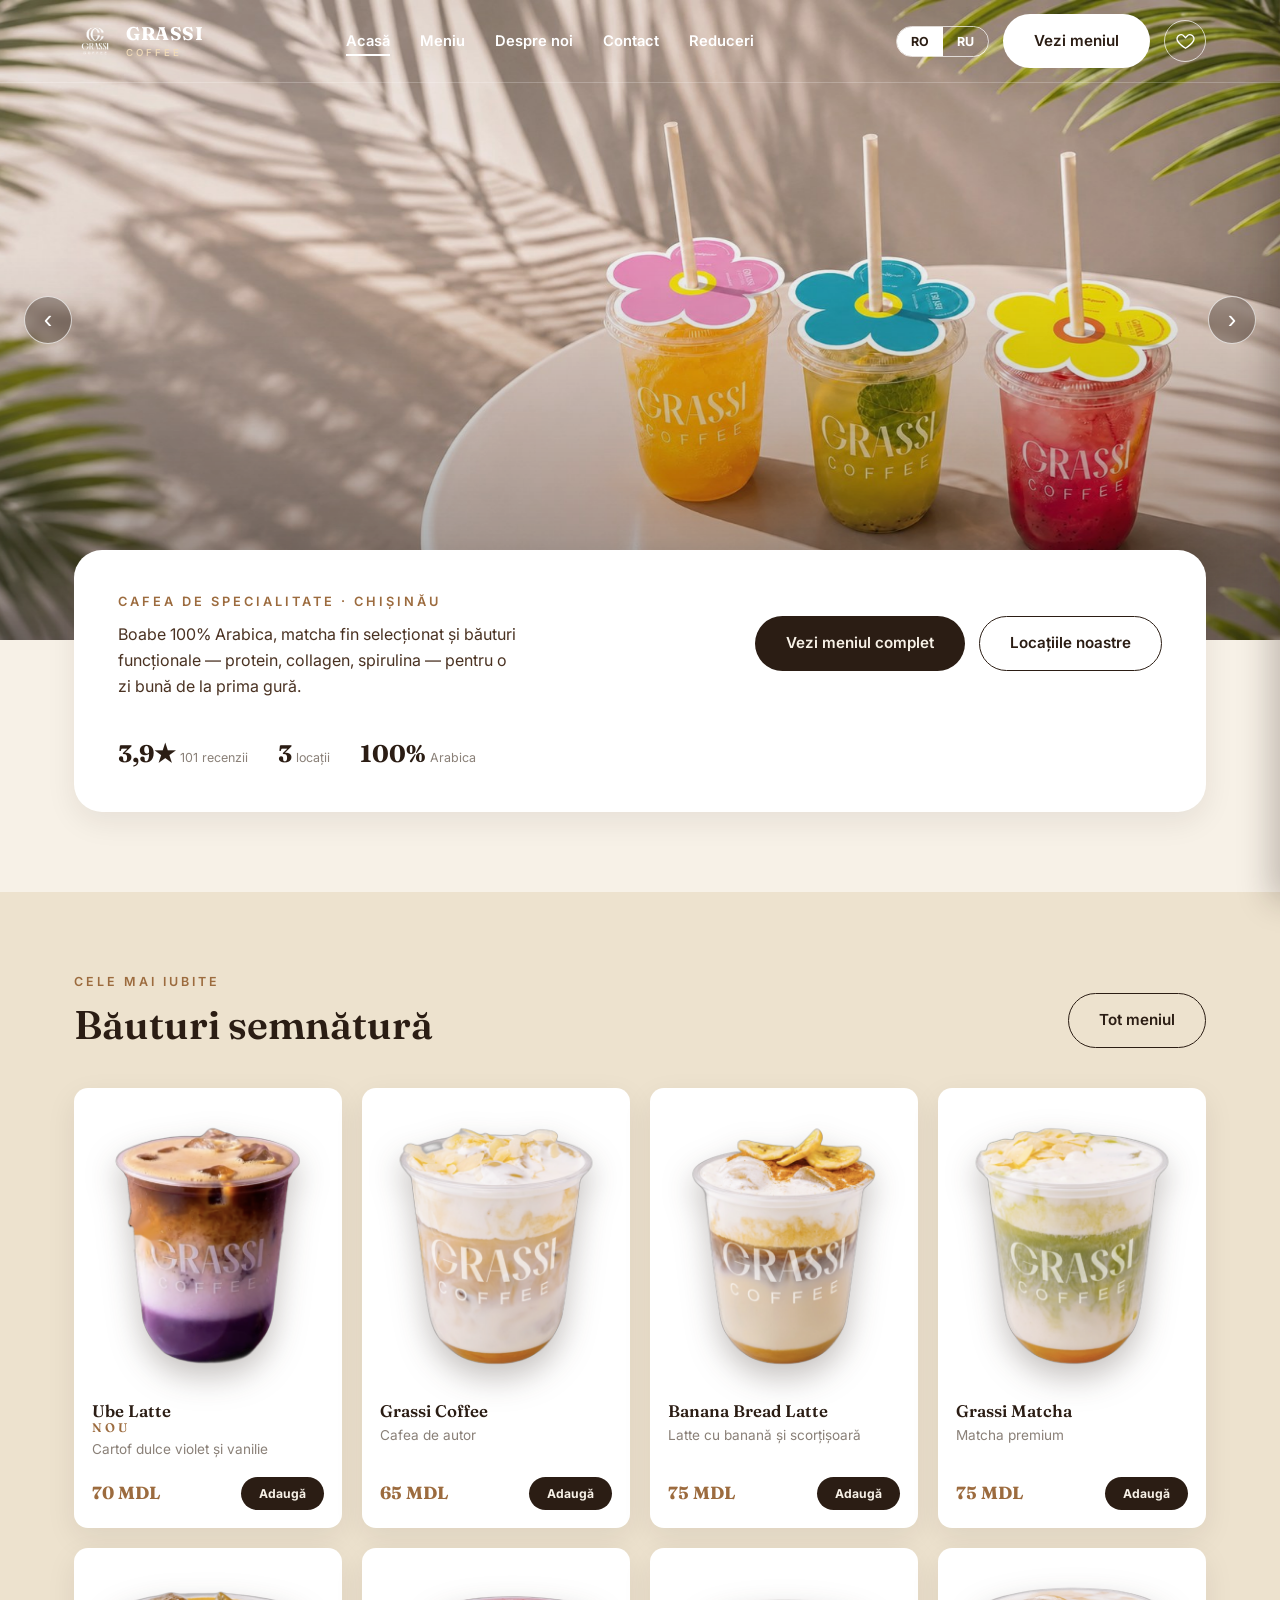
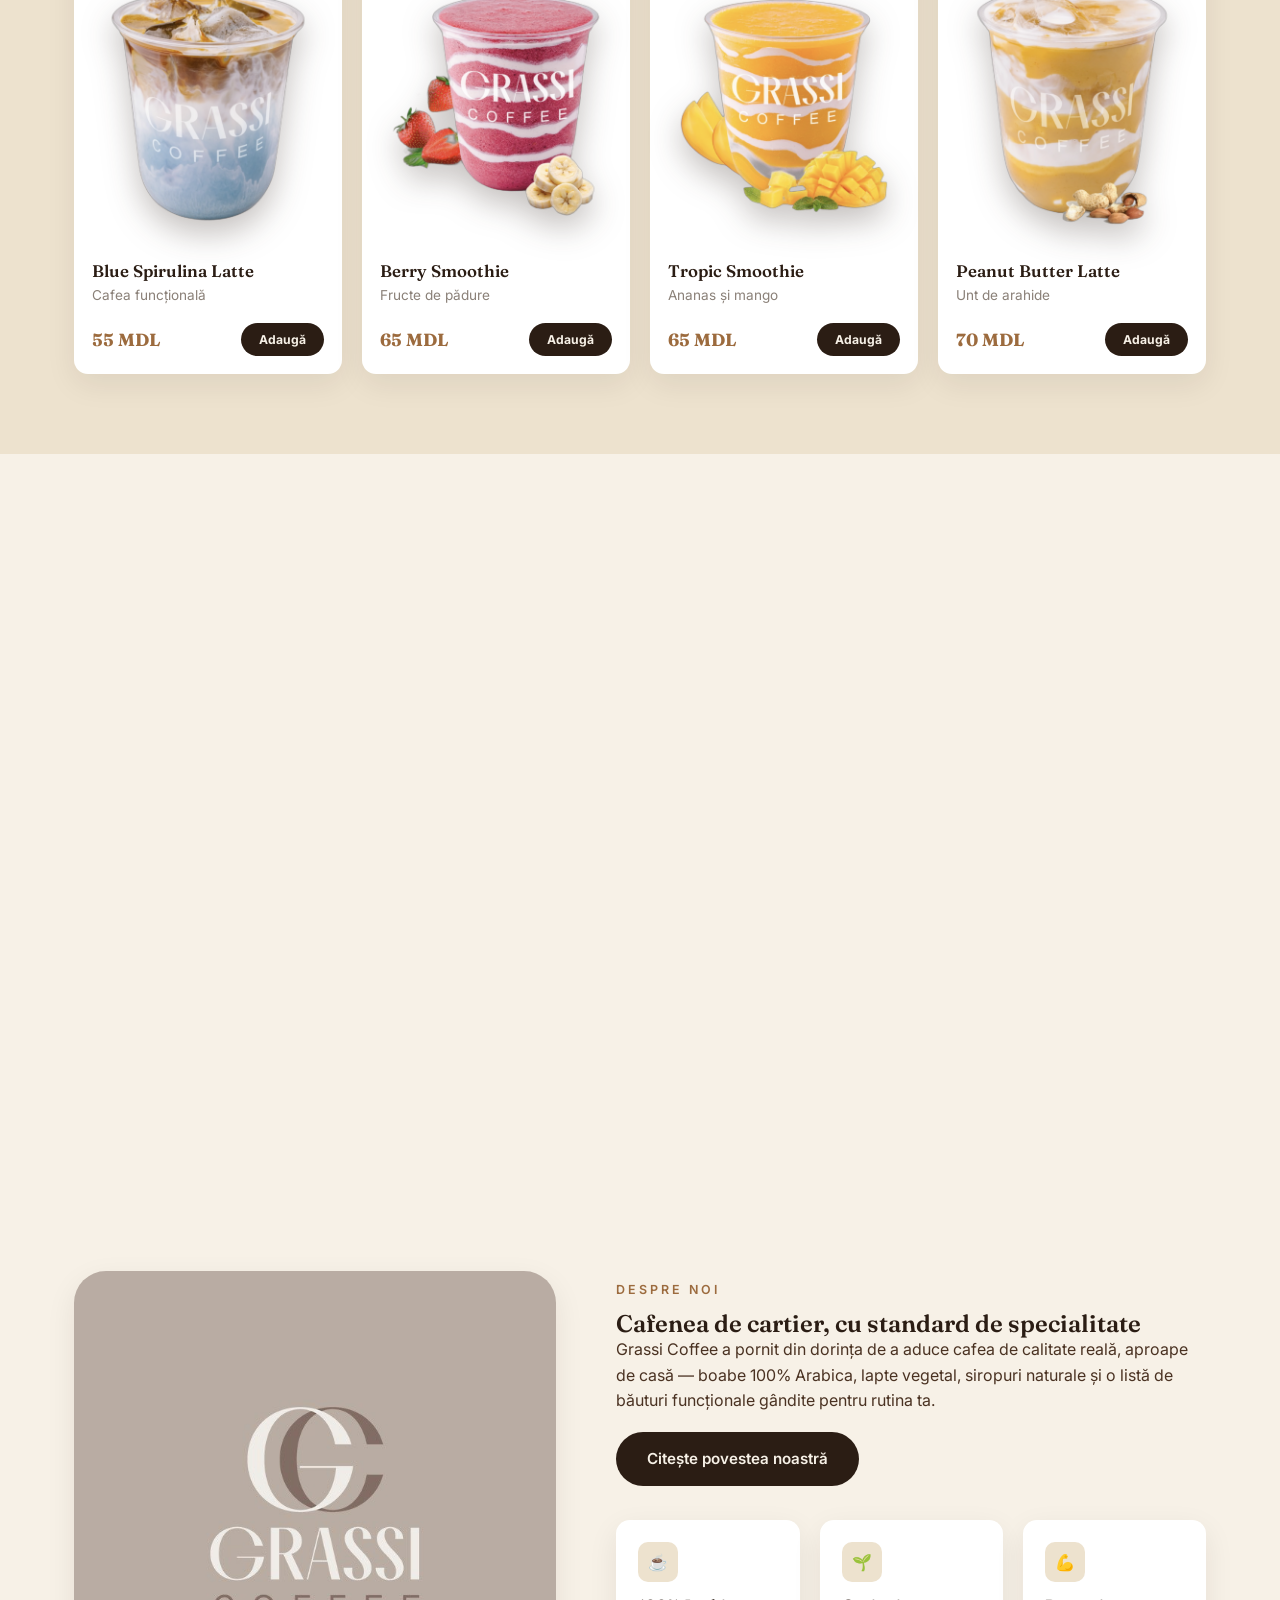
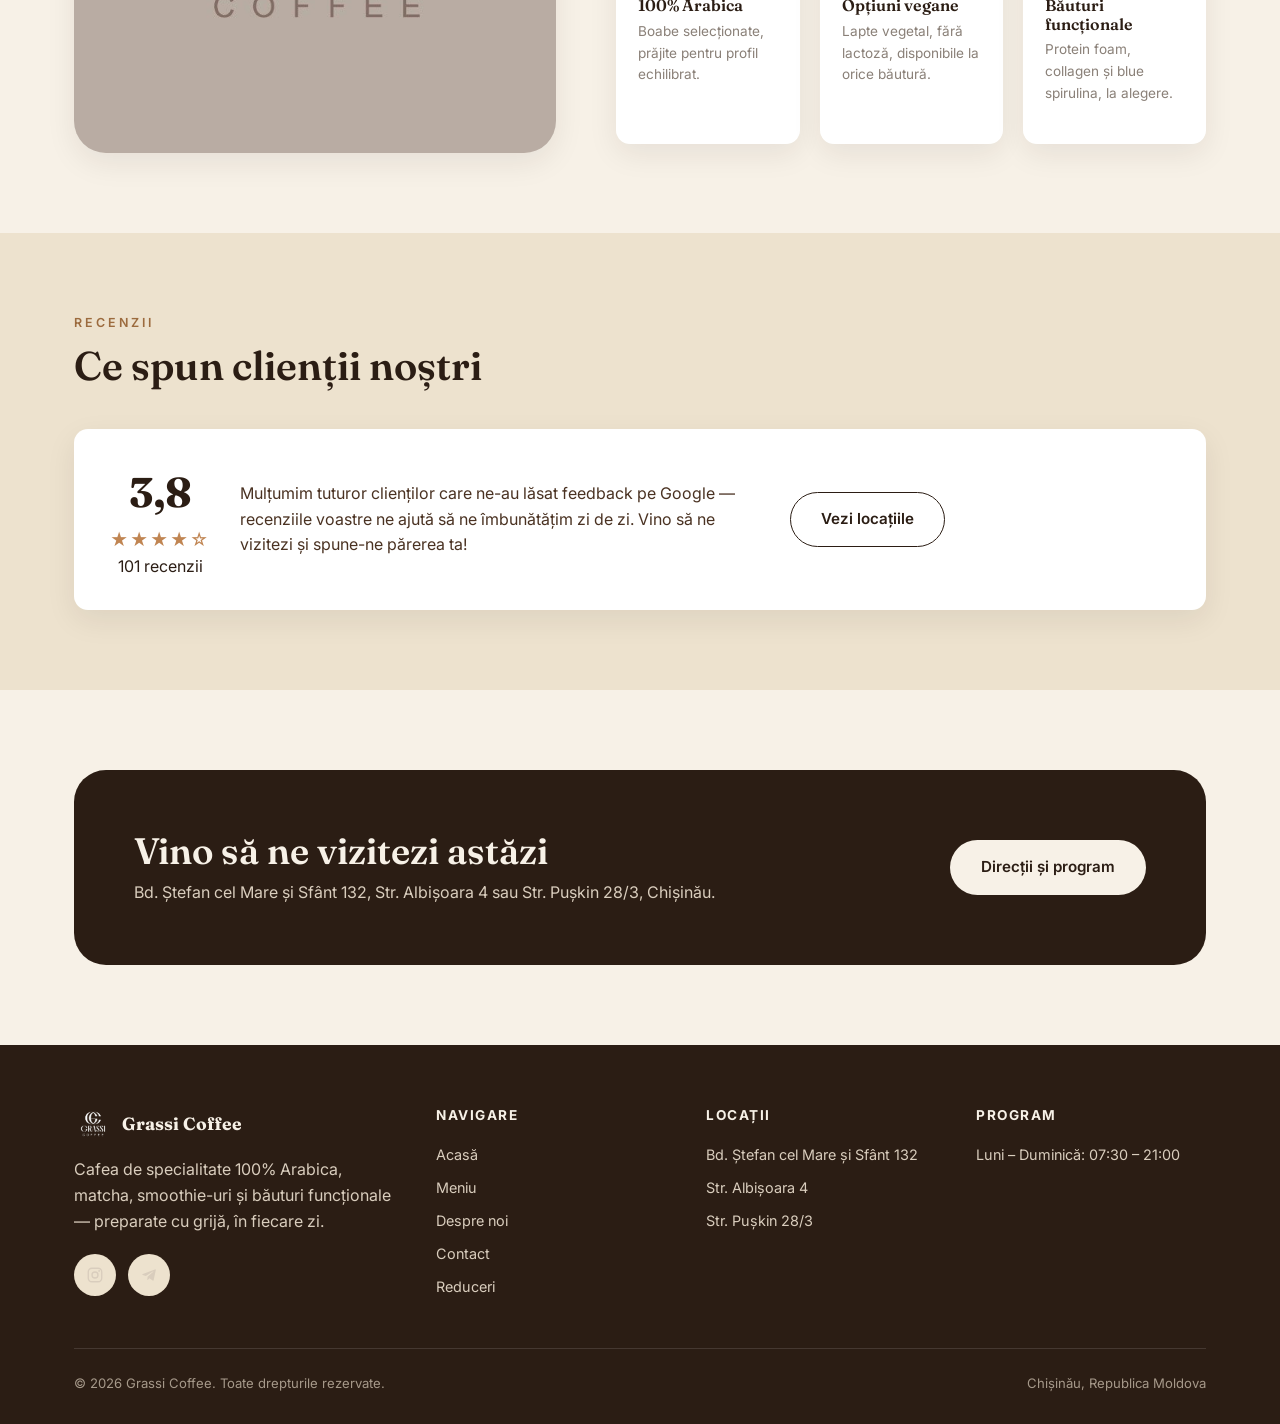
<file: index.html>
<!doctype html>
<html lang="ro">
<head>
<meta charset="UTF-8">
<meta name="viewport" content="width=device-width, initial-scale=1.0">
<title>Grassi Coffee — Cafea de specialitate în Chișinău</title>
<meta name="description" content="Grassi Coffee — cafea 100% Arabica, matcha, smoothie-uri și băuturi funcționale în Chișinău. Bd. Ștefan cel Mare și Sfânt 132.">
<link rel="icon" href="assets/logo-dark.png" type="image/png">
<link rel="stylesheet" href="css/style.css">
</head>
<body class="home">

<header class="site-header">
  <div class="header-inner">
    <a href="index.html" class="brand">
      <img src="assets/logo-white.png" alt="Grassi Coffee logo">
      <span>GRASSI<small>COFFEE</small></span>
    </a>
    <nav class="main-nav">
      <ul>
        <li><a href="index.html" class="active" data-ro="Acasă" data-ru="Главная">Acasă</a></li>
        <li><a href="meniu.html" data-ro="Meniu" data-ru="Меню">Meniu</a></li>
        <li><a href="despre.html" data-ro="Despre noi" data-ru="О нас">Despre noi</a></li>
        <li><a href="contact.html" data-ro="Contact" data-ru="Контакты">Contact</a></li>
        <li><a href="reduceri.html" data-ro="Reduceri" data-ru="Скидки">Reduceri</a></li>
      </ul>
    </nav>
    <div class="header-actions">
      <div class="lang-toggle">
        <button data-lang="ro" class="active">RO</button>
        <button data-lang="ru">RU</button>
      </div>
      <a href="meniu.html" class="btn btn-primary" data-ro="Vezi meniul" data-ru="Смотреть меню">Vezi meniul</a>
      <button class="wishlist-toggle" aria-label="Lista mea" type="button"><svg viewBox="0 0 24 24" fill="none" xmlns="http://www.w3.org/2000/svg"><path d="M12 20.5s-7.5-4.6-10-9.2C.4 8 1.8 4.5 5 3.6c2-.6 4 .1 5.2 1.8L12 7.3l1.8-1.9C15 3.7 17 3 19 3.6c3.2.9 4.6 4.4 3 7.7-2.5 4.6-10 9.2-10 9.2z" stroke="currentColor" stroke-width="1.7" stroke-linejoin="round"/></svg><span class="wishlist-count" hidden>0</span></button>
      <button class="nav-toggle" aria-label="Meniu"><span></span><span></span><span></span></button>
    </div>
  </div>
</header>

<section class="hero-carousel">
  <div class="hero-slide active">
    <img src="assets/hero-1.jpg" alt="Băuturi Grassi Coffee cu topper floral, ediție Flower Season">
  </div>
  <div class="hero-slide">
    <img src="assets/hero-2.jpg" alt="Flower Season — colectează toate cele 5 flori Grassi Coffee">
  </div>
  <button class="hero-arrow prev" aria-label="Slide anterior" type="button">‹</button>
  <button class="hero-arrow next" aria-label="Slide următor" type="button">›</button>
  <div class="hero-dots">
    <button class="hero-dot active" aria-label="Slide 1" type="button"></button>
    <button class="hero-dot" aria-label="Slide 2" type="button"></button>
  </div>
</section>

<section class="hero-info">
  <div class="container">
    <div class="hero-info-card">
      <div>
        <span class="hero-eyebrow" data-ro="Cafea de specialitate · Chișinău" data-ru="Спешелти кофе · Кишинёв">Cafea de specialitate · Chișinău</span>
        <p class="lead" data-ro="Boabe 100% Arabica, matcha fin selecționat și băuturi funcționale — protein, collagen, spirulina — pentru o zi bună de la prima gură." data-ru="100% арабика, отборная матча и функциональные напитки — протеин, коллаген, спирулина — для хорошего дня с первого глотка.">Boabe 100% Arabica, matcha fin selecționat și băuturi funcționale — protein, collagen, spirulina — pentru o zi bună de la prima gură.</p>
      </div>
      <div class="hero-actions">
        <a href="meniu.html" class="btn btn-primary" data-ro="Vezi meniul complet" data-ru="Смотреть полное меню">Vezi meniul complet</a>
        <a href="contact.html" class="btn btn-outline" data-ro="Locațiile noastre" data-ru="Наши локации">Locațiile noastre</a>
      </div>
      <div class="hero-stats">
        <div>
          <strong>3,9★</strong>
          <span data-ro="101 recenzii" data-ru="101 отзыв">101 recenzii</span>
        </div>
        <div>
          <strong>3</strong>
          <span data-ro="locații" data-ru="локации">locații</span>
        </div>
        <div>
          <strong>100%</strong>
          <span data-ro="Arabica" data-ru="Арабика">Arabica</span>
        </div>
      </div>
    </div>
  </div>
</section>

<section class="section-alt">
  <div class="container">
    <div class="section-head">
      <div>
        <span class="section-tag" data-ro="Cele mai iubite" data-ru="Самые любимые">Cele mai iubite</span>
        <h2 data-ro="Băuturi semnătură" data-ru="Фирменные напитки">Băuturi semnătură</h2>
      </div>
      <a href="meniu.html" class="btn btn-outline" data-ro="Tot meniul" data-ru="Всё меню">Tot meniul</a>
    </div>

    <div class="menu-teaser-grid">
      <div class="menu-card">
        <div class="cup"><img src="assets/drinks/ube-latte.png" alt="Ube Latte" loading="lazy"></div>
        <h4>Ube Latte <span class="section-tag" style="margin:0;" data-ro="Nou" data-ru="Новинка">Nou</span></h4>
        <p data-ro="Cartof dulce violet și vanilie" data-ru="Фиолетовый батат и ваниль">Cartof dulce violet și vanilie</p>
        <div class="card-actions">
        <span class="price">70 MDL</span>
        <button class="btn-cart" type="button" data-ro="Adaugă" data-ru="Добавить">Adaugă</button>
      </div>
      </div>
      <div class="menu-card">
        <div class="cup"><img src="assets/drinks/grassi-coffee.png" alt="Grassi Coffee" loading="lazy"></div>
        <h4>Grassi Coffee</h4>
        <p data-ro="Cafea de autor" data-ru="Авторский кофе">Cafea de autor</p>
        <div class="card-actions">
        <span class="price">65 MDL</span>
        <button class="btn-cart" type="button" data-ro="Adaugă" data-ru="Добавить">Adaugă</button>
      </div>
      </div>
      <div class="menu-card">
        <div class="cup"><img src="assets/drinks/banana-bread-latte.png" alt="Banana Bread Latte" loading="lazy"></div>
        <h4>Banana Bread Latte</h4>
        <p data-ro="Latte cu banană și scorțișoară" data-ru="Латте с бананом и корицей">Latte cu banană și scorțișoară</p>
        <div class="card-actions">
        <span class="price">75 MDL</span>
        <button class="btn-cart" type="button" data-ro="Adaugă" data-ru="Добавить">Adaugă</button>
      </div>
      </div>
      <div class="menu-card">
        <div class="cup"><img src="assets/drinks/grassi-matcha.png" alt="Grassi Matcha" loading="lazy"></div>
        <h4 data-ro="Grassi Matcha" data-ru="Grassi Матча">Grassi Matcha</h4>
        <p data-ro="Matcha premium" data-ru="Премиум матча">Matcha premium</p>
        <div class="card-actions">
        <span class="price">75 MDL</span>
        <button class="btn-cart" type="button" data-ro="Adaugă" data-ru="Добавить">Adaugă</button>
      </div>
      </div>
      <div class="menu-card">
        <div class="cup"><img src="assets/drinks/blue-spirulina-latte.png" alt="Blue Spirulina Latte" loading="lazy"></div>
        <h4 data-ro="Blue Spirulina Latte" data-ru="Blue Spirulina Latte">Blue Spirulina Latte</h4>
        <p data-ro="Cafea funcțională" data-ru="Функциональный кофе">Cafea funcțională</p>
        <div class="card-actions">
        <span class="price">55 MDL</span>
        <button class="btn-cart" type="button" data-ro="Adaugă" data-ru="Добавить">Adaugă</button>
      </div>
      </div>
      <div class="menu-card">
        <div class="cup"><img src="assets/drinks/berry-smoothie.png" alt="Berry Smoothie" loading="lazy"></div>
        <h4 data-ro="Berry Smoothie" data-ru="Berry Smoothie">Berry Smoothie</h4>
        <p data-ro="Fructe de pădure" data-ru="Лесные ягоды">Fructe de pădure</p>
        <div class="card-actions">
        <span class="price">65 MDL</span>
        <button class="btn-cart" type="button" data-ro="Adaugă" data-ru="Добавить">Adaugă</button>
      </div>
      </div>
      <div class="menu-card">
        <div class="cup"><img src="assets/drinks/tropic-smoothie.png" alt="Tropic Smoothie" loading="lazy"></div>
        <h4 data-ro="Tropic Smoothie" data-ru="Tropic Smoothie">Tropic Smoothie</h4>
        <p data-ro="Ananas și mango" data-ru="Ананас и манго">Ananas și mango</p>
        <div class="card-actions">
        <span class="price">65 MDL</span>
        <button class="btn-cart" type="button" data-ro="Adaugă" data-ru="Добавить">Adaugă</button>
      </div>
      </div>
      <div class="menu-card">
        <div class="cup"><img src="assets/drinks/peanut-butter-latte.png" alt="Peanut Butter Latte" loading="lazy"></div>
        <h4 data-ro="Peanut Butter Latte" data-ru="Peanut Butter Latte">Peanut Butter Latte</h4>
        <p data-ro="Unt de arahide" data-ru="Арахисовое масло">Unt de arahide</p>
        <div class="card-actions">
        <span class="price">70 MDL</span>
        <button class="btn-cart" type="button" data-ro="Adaugă" data-ru="Добавить">Adaugă</button>
      </div>
      </div>
    </div>
  </div>
</section>

<section>
  <div class="promo-band">
    <div class="promo-inner">
      <div class="promo-copy">
        <span class="promo-tag" data-ro="Noutate" data-ru="Новинка">Noutate</span>
        <h2 data-ro="Blue Spirulina Latte" data-ru="Blue Spirulina Latte">Blue Spirulina Latte</h2>
        <p data-ro="Un latte cremos colorat natural cu spirulină albastră — arată spectaculos și se potrivește perfect cu un plus de protein foam." data-ru="Кремовый латте, естественно окрашенный голубой спирулиной — выглядит эффектно и отлично сочетается с протеиновой пенкой.">Un latte cremos colorat natural cu spirulină albastră — arată spectaculos și se potrivește perfect cu un plus de protein foam.</p>
        <div class="promo-features">
          <div>
            <strong>100%</strong>
            <span data-ro="Arabica" data-ru="Арабика">Arabica</span>
          </div>
          <div>
            <strong data-ro="Albastră" data-ru="Голубая">Albastră</strong>
            <span data-ro="Spirulină" data-ru="Спирулина">Spirulină</span>
          </div>
          <div>
            <strong data-ro="Da" data-ru="Да">Da</strong>
            <span data-ro="Opțiune vegană" data-ru="Веганский вариант">Opțiune vegană</span>
          </div>
        </div>
        <div class="promo-price">55 MDL</div>
        <a href="meniu.html#special" class="btn btn-primary" data-ro="Vezi în meniu" data-ru="Смотреть в меню">Vezi în meniu</a>
      </div>
      <div class="promo-visual">
        <div class="promo-blob a"></div>
        <div class="promo-blob b"></div>
        <img src="assets/drinks/blue-spirulina-latte.png" alt="Blue Spirulina Latte">
      </div>
    </div>
  </div>
</section>

<section>
  <div class="container">
    <div class="about-grid">
      <div class="about-visual">
        <img src="assets/brand-mark.jpg" alt="Grassi Coffee">
      </div>
      <div class="about-copy">
        <span class="section-tag" data-ro="Despre noi" data-ru="О нас">Despre noi</span>
        <h2 data-ro="Cafenea de cartier, cu standard de specialitate" data-ru="Кофейня у дома со стандартом спешелти">Cafenea de cartier, cu standard de specialitate</h2>
        <p data-ro="Grassi Coffee a pornit din dorința de a aduce cafea de calitate reală, aproape de casă — boabe 100% Arabica, lapte vegetal, siropuri naturale și o listă de băuturi funcționale gândite pentru rutina ta." data-ru="Grassi Coffee появился из желания приблизить по-настоящему качественный кофе — 100% арабика, растительное молоко, натуральные сиропы и линейка функциональных напитков для вашей рутины.">Grassi Coffee a pornit din dorința de a aduce cafea de calitate reală, aproape de casă — boabe 100% Arabica, lapte vegetal, siropuri naturale și o listă de băuturi funcționale gândite pentru rutina ta.</p>
        <a href="despre.html" class="btn btn-primary" data-ro="Citește povestea noastră" data-ru="Читать нашу историю">Citește povestea noastră</a>
        <div class="values">
          <div class="value-card">
            <div class="icon">☕</div>
            <h4 data-ro="100% Arabica" data-ru="100% Арабика">100% Arabica</h4>
            <p data-ro="Boabe selecționate, prăjite pentru profil echilibrat." data-ru="Отборные зёрна, обжарка для сбалансированного вкуса.">Boabe selecționate, prăjite pentru profil echilibrat.</p>
          </div>
          <div class="value-card">
            <div class="icon">🌱</div>
            <h4 data-ro="Opțiuni vegane" data-ru="Веганские опции">Opțiuni vegane</h4>
            <p data-ro="Lapte vegetal, fără lactoză, disponibile la orice băutură." data-ru="Растительное и безлактозное молоко для любого напитка.">Lapte vegetal, fără lactoză, disponibile la orice băutură.</p>
          </div>
          <div class="value-card">
            <div class="icon">💪</div>
            <h4 data-ro="Băuturi funcționale" data-ru="Функциональные напитки">Băuturi funcționale</h4>
            <p data-ro="Protein foam, collagen și blue spirulina, la alegere." data-ru="Протеиновая пенка, коллаген и голубая спирулина на выбор.">Protein foam, collagen și blue spirulina, la alegere.</p>
          </div>
        </div>
      </div>
    </div>
  </div>
</section>

<section class="section-alt">
  <div class="container">
    <div class="section-head">
      <div>
        <span class="section-tag" data-ro="Recenzii" data-ru="Отзывы">Recenzii</span>
        <h2 data-ro="Ce spun clienții noștri" data-ru="Что говорят наши клиенты">Ce spun clienții noștri</h2>
      </div>
    </div>
    <div class="review-strip">
      <div class="review-score">
        <strong>3,9</strong>
        <div class="stars">★★★★☆</div>
        <span data-ro="101 recenzii" data-ru="101 отзыв">101 recenzii</span>
      </div>
      <p data-ro="Mulțumim tuturor clienților care ne-au lăsat feedback pe Google — recenziile voastre ne ajută să ne îmbunătățim zi de zi. Vino să ne vizitezi și spune-ne părerea ta!" data-ru="Спасибо всем клиентам, оставившим отзывы в Google — они помогают нам становиться лучше каждый день. Заходите к нам и поделитесь своим мнением!">Mulțumim tuturor clienților care ne-au lăsat feedback pe Google — recenziile voastre ne ajută să ne îmbunătățim zi de zi. Vino să ne vizitezi și spune-ne părerea ta!</p>
      <a href="contact.html" class="btn btn-outline" data-ro="Vezi locațiile" data-ru="Смотреть локации">Vezi locațiile</a>
    </div>
  </div>
</section>

<section>
  <div class="container">
    <div class="cta-band">
      <div>
        <h2 data-ro="Vino să ne vizitezi astăzi" data-ru="Заходи к нам сегодня">Vino să ne vizitezi astăzi</h2>
        <p data-ro="Bd. Ștefan cel Mare și Sfânt 132, Str. Albișoara 4 sau Str. Pușkin 28/3, Chișinău." data-ru="Бул. Штефан чел Маре ши Сфынт 132, ул. Албишоара 4 или ул. Пушкина 28/3, Кишинёв.">Bd. Ștefan cel Mare și Sfânt 132, Str. Albișoara 4 sau Str. Pușkin 28/3, Chișinău.</p>
      </div>
      <a href="contact.html" class="btn btn-light" data-ro="Direcții și program" data-ru="Маршрут и часы работы">Direcții și program</a>
    </div>
  </div>
</section>

<footer class="site-footer">
  <div class="container">
    <div class="footer-grid">
      <div>
        <div class="footer-brand"><img src="assets/logo-white.png" alt="Grassi Coffee"><span>Grassi Coffee</span></div>
        <p data-ro="Cafea de specialitate 100% Arabica, matcha, smoothie-uri și băuturi funcționale — preparate cu grijă, în fiecare zi." data-ru="Спешелти кофе 100% арабика, матча, смузи и функциональные напитки — с заботой каждый день.">Cafea de specialitate 100% Arabica, matcha, smoothie-uri și băuturi funcționale — preparate cu grijă, în fiecare zi.</p>
        <div class="social-row">
          <a href="https://www.instagram.com/grassi.coffee/" target="_blank" rel="noopener" aria-label="Instagram">
            <svg width="18" height="18" viewBox="0 0 24 24" fill="none"><rect x="3" y="3" width="18" height="18" rx="5" stroke="currentColor" stroke-width="1.8"/><circle cx="12" cy="12" r="4" stroke="currentColor" stroke-width="1.8"/><circle cx="17.5" cy="6.5" r="1.2" fill="currentColor"/></svg>
          </a>
          <a href="https://t.me/GRASSICoffeebot" target="_blank" rel="noopener" aria-label="Telegram">
            <svg width="18" height="18" viewBox="0 0 24 24" fill="none"><path d="M9.78 18.65l.28-4.23 7.68-6.92c.34-.31-.07-.46-.52-.19L7.74 13.3 3.64 12c-.88-.25-.89-.86.2-1.3l15.97-6.16c.73-.33 1.43.18 1.15 1.3l-2.72 12.81c-.19.91-.74 1.13-1.5.71L12.6 16.3l-1.99 1.93c-.23.23-.42.42-.83.42z" fill="currentColor"/></svg>
          </a>
        </div>
      </div>
      <div>
        <h5 data-ro="Navigare" data-ru="Навигация">Navigare</h5>
        <ul>
          <li><a href="index.html" data-ro="Acasă" data-ru="Главная">Acasă</a></li>
          <li><a href="meniu.html" data-ro="Meniu" data-ru="Меню">Meniu</a></li>
          <li><a href="despre.html" data-ro="Despre noi" data-ru="О нас">Despre noi</a></li>
          <li><a href="contact.html" data-ro="Contact" data-ru="Контакты">Contact</a></li>
          <li><a href="reduceri.html" data-ro="Reduceri" data-ru="Скидки">Reduceri</a></li>
        </ul>
      </div>
      <div>
        <h5 data-ro="Locații" data-ru="Локации">Locații</h5>
        <ul>
          <li>Bd. Ștefan cel Mare și Sfânt 132</li>
          <li>Str. Albișoara 4</li>
          <li>Str. Pușkin 28/3</li>
        </ul>
      </div>
      <div>
        <h5 data-ro="Program" data-ru="Часы работы">Program</h5>
        <ul>
          <li data-ro="Luni – Duminică: 07:30 – 21:00" data-ru="Пн – Вс: 07:30 – 21:00">Luni – Duminică: 07:30 – 21:00</li>
        </ul>
      </div>
    </div>
    <div class="footer-bottom">
      <span>&copy; <span class="current-year"></span> Grassi Coffee. <span data-ro="Toate drepturile rezervate." data-ru="Все права защищены.">Toate drepturile rezervate.</span></span>
      <span data-ro="Chișinău, Republica Moldova" data-ru="Кишинёв, Республика Молдова">Chișinău, Republica Moldova</span>
    </div>
  </div>
</footer>

<div class="wishlist-overlay"></div>
<aside class="wishlist-drawer">
  <div class="wishlist-head">
    <h3 data-ro="Lista mea" data-ru="Мой список">Lista mea</h3>
    <button class="wishlist-close" aria-label="Close" type="button">×</button>
  </div>
  <p class="wishlist-note" data-ro="Salvată doar în acest browser — nu trimite comanda către cafenea. Arat-o baristului sau sună-ne pentru a plasa comanda." data-ru="Сохраняется только в этом браузере — не отправляет заказ в кофейню. Покажи бариста или позвони нам, чтобы оформить заказ.">Salvată doar în acest browser — nu trimite comanda către cafenea. Arat-o baristului sau sună-ne pentru a plasa comanda.</p>
  <ul class="wishlist-items"></ul>
  <div class="wishlist-empty" data-ro="Lista este goală." data-ru="Список пуст.">Lista este goală.</div>
  <div class="wishlist-footer">
    <div class="wishlist-total-row">
      <span data-ro="Total estimat" data-ru="Примерная сумма">Total estimat</span>
      <strong class="wishlist-total">0 MDL</strong>
    </div>
    <button class="btn btn-outline wishlist-clear" data-ro="Golește lista" data-ru="Очистить список">Golește lista</button>
  </div>
</aside>

<script src="js/main.js"></script>
</body>
</html>
</file>
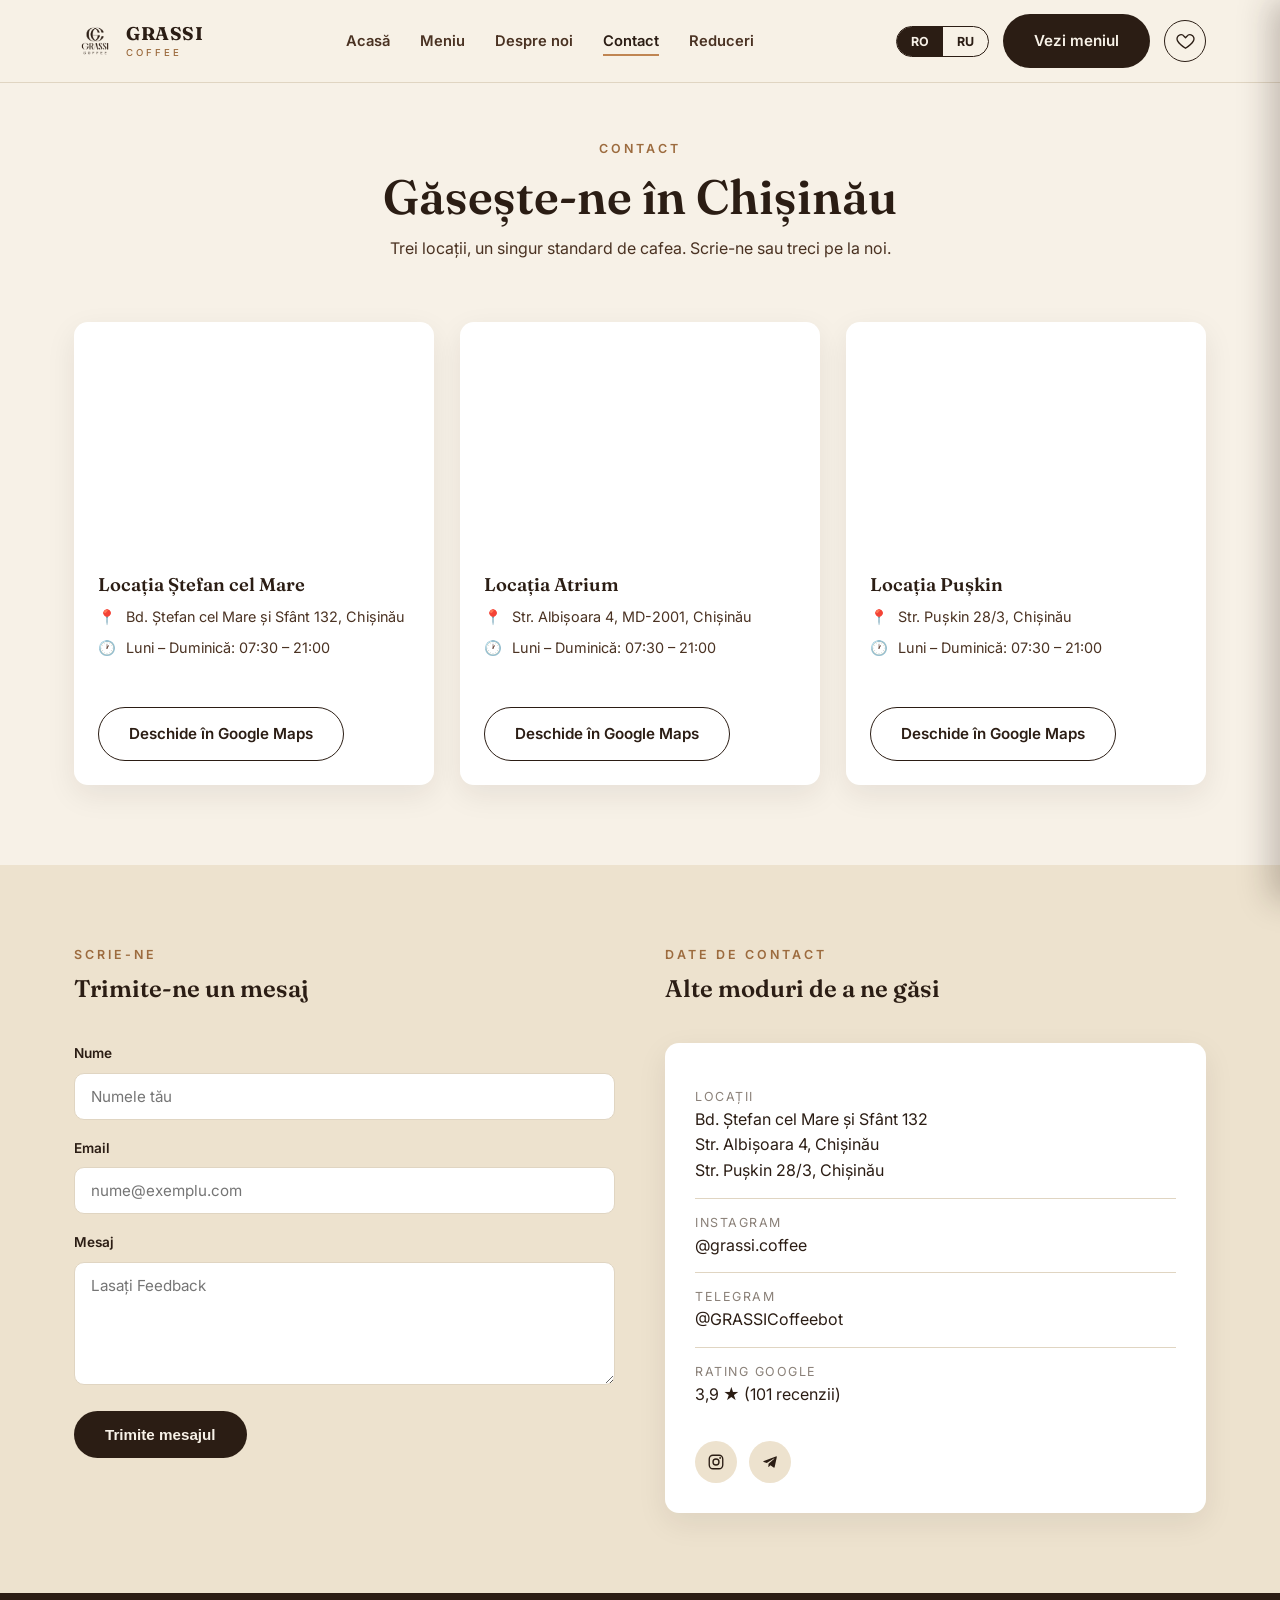
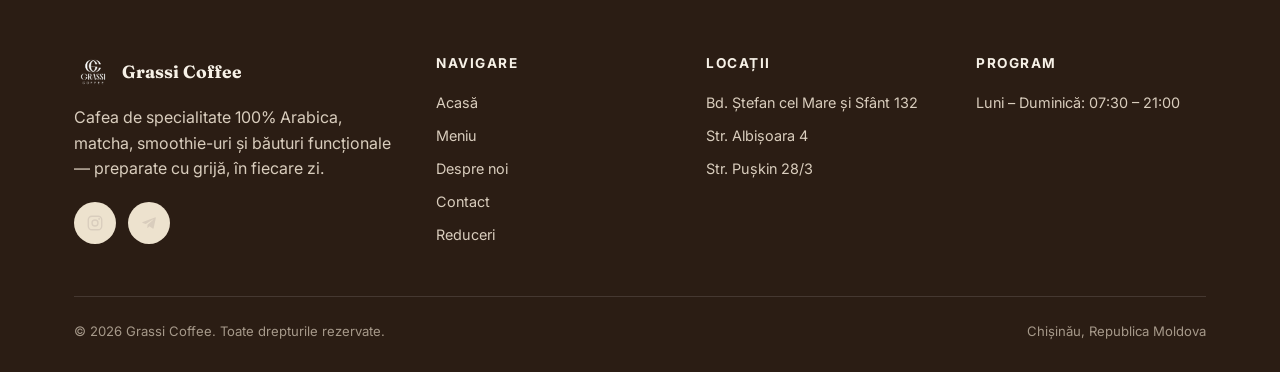
<file: contact.html>
<!doctype html>
<html lang="ro">
<head>
<meta charset="UTF-8">
<meta name="viewport" content="width=device-width, initial-scale=1.0">
<title>Contact — Grassi Coffee</title>
<meta name="description" content="Contactează Grassi Coffee — locații, program și mesaj direct. Bd. Ștefan cel Mare și Sfânt 132 și Str. Pușkin 28/3, Chișinău.">
<link rel="icon" href="assets/logo-dark.png" type="image/png">
<link rel="stylesheet" href="css/style.css">
</head>
<body>

<header class="site-header">
  <div class="header-inner">
    <a href="index.html" class="brand">
      <img src="assets/logo-dark.png" alt="Grassi Coffee logo">
      <span>GRASSI<small>COFFEE</small></span>
    </a>
    <nav class="main-nav">
      <ul>
        <li><a href="index.html" data-ro="Acasă" data-ru="Главная">Acasă</a></li>
        <li><a href="meniu.html" data-ro="Meniu" data-ru="Меню">Meniu</a></li>
        <li><a href="despre.html" data-ro="Despre noi" data-ru="О нас">Despre noi</a></li>
        <li><a href="contact.html" class="active" data-ro="Contact" data-ru="Контакты">Contact</a></li>
        <li><a href="reduceri.html" data-ro="Reduceri" data-ru="Скидки">Reduceri</a></li>
      </ul>
    </nav>
    <div class="header-actions">
      <div class="lang-toggle">
        <button data-lang="ro" class="active">RO</button>
        <button data-lang="ru">RU</button>
      </div>
      <a href="meniu.html" class="btn btn-primary" data-ro="Vezi meniul" data-ru="Смотреть меню">Vezi meniul</a>
      <button class="wishlist-toggle" aria-label="Lista mea" type="button"><svg viewBox="0 0 24 24" fill="none" xmlns="http://www.w3.org/2000/svg"><path d="M12 20.5s-7.5-4.6-10-9.2C.4 8 1.8 4.5 5 3.6c2-.6 4 .1 5.2 1.8L12 7.3l1.8-1.9C15 3.7 17 3 19 3.6c3.2.9 4.6 4.4 3 7.7-2.5 4.6-10 9.2-10 9.2z" stroke="currentColor" stroke-width="1.7" stroke-linejoin="round"/></svg><span class="wishlist-count" hidden>0</span></button>
      <button class="nav-toggle" aria-label="Meniu"><span></span><span></span><span></span></button>
    </div>
  </div>
</header>

<section class="page-hero">
  <div class="container">
    <span class="section-tag" data-ro="Contact" data-ru="Контакты">Contact</span>
    <h1 data-ro="Găsește-ne în Chișinău" data-ru="Найди нас в Кишинёве">Găsește-ne în Chișinău</h1>
    <p data-ro="Trei locații, un singur standard de cafea. Scrie-ne sau treci pe la noi." data-ru="Три локации, один стандарт кофе. Напиши нам или заходи в гости.">Trei locații, un singur standard de cafea. Scrie-ne sau treci pe la noi.</p>
  </div>
</section>

<section style="padding-top:20px;">
  <div class="container">
    <div class="locations-grid">
      <div class="location-card">
        <iframe class="map" src="https://www.google.com/maps?q=Bulevardul+Stefan+cel+Mare+si+Sfant+132+Chisinau&output=embed" loading="lazy" referrerpolicy="no-referrer-when-downgrade" title="Grassi Coffee — Ștefan cel Mare"></iframe>
        <div class="info">
          <h3 data-ro="Locația Ștefan cel Mare" data-ru="Локация Штефан чел Маре">Locația Ștefan cel Mare</h3>
          <div class="meta">📍 <span>Bd. Ștefan cel Mare și Sfânt 132, Chișinău</span></div>
          <div class="meta">🕐 <span data-ro="Luni – Duminică: 07:30 – 21:00" data-ru="Пн – Вс: 07:30 – 21:00">Luni – Duminică: 07:30 – 21:00</span></div>
          <a href="https://www.google.com/maps?q=Bulevardul+Stefan+cel+Mare+si+Sfant+132+Chisinau" target="_blank" rel="noopener" class="btn btn-outline mt-40" data-ro="Deschide în Google Maps" data-ru="Открыть в Google Maps">Deschide în Google Maps</a>
        </div>
      </div>
      <div class="location-card">
        <iframe class="map" src="https://www.google.com/maps?q=Strada+Albisoara+4+Chisinau&output=embed" loading="lazy" referrerpolicy="no-referrer-when-downgrade" title="Grassi Coffee — Atrium"></iframe>
        <div class="info">
          <h3 data-ro="Locația Atrium" data-ru="Локация Atrium">Locația Atrium</h3>
          <div class="meta">📍 <span>Str. Albișoara 4, MD-2001, Chișinău</span></div>
          <div class="meta">🕐 <span data-ro="Luni – Duminică: 07:30 – 21:00" data-ru="Пн – Вс: 07:30 – 21:00">Luni – Duminică: 07:30 – 21:00</span></div>
          <a href="https://www.google.com/maps?q=Strada+Albisoara+4+Chisinau" target="_blank" rel="noopener" class="btn btn-outline mt-40" data-ro="Deschide în Google Maps" data-ru="Открыть в Google Maps">Deschide în Google Maps</a>
        </div>
      </div>
      <div class="location-card">
        <iframe class="map" src="https://www.google.com/maps?q=Strada+Puskin+28/3+Chisinau&output=embed" loading="lazy" referrerpolicy="no-referrer-when-downgrade" title="Grassi Coffee — Pușkin"></iframe>
        <div class="info">
          <h3 data-ro="Locația Pușkin" data-ru="Локация Пушкина">Locația Pușkin</h3>
          <div class="meta">📍 <span>Str. Pușkin 28/3, Chișinău</span></div>
          <div class="meta">🕐 <span data-ro="Luni – Duminică: 07:30 – 21:00" data-ru="Пн – Вс: 07:30 – 21:00">Luni – Duminică: 07:30 – 21:00</span></div>
          <a href="https://www.google.com/maps?q=Strada+Puskin+28/3+Chisinau" target="_blank" rel="noopener" class="btn btn-outline mt-40" data-ro="Deschide în Google Maps" data-ru="Открыть в Google Maps">Deschide în Google Maps</a>
        </div>
      </div>
    </div>
  </div>
</section>

<section class="section-alt">
  <div class="container">
    <div class="contact-grid">
      <div>
        <span class="section-tag" data-ro="Scrie-ne" data-ru="Напиши нам">Scrie-ne</span>
        <h2 data-ro="Trimite-ne un mesaj" data-ru="Отправь нам сообщение">Trimite-ne un mesaj</h2>
        <form id="contact-form" class="mt-40">
          <div class="form-group">
            <label for="name" data-ro="Nume" data-ru="Имя">Nume</label>
            <input type="text" id="name" name="name" required data-ro-placeholder="Numele tău" data-ru-placeholder="Ваше имя" placeholder="Numele tău">
          </div>
          <div class="form-group">
            <label for="email">Email</label>
            <input type="email" id="email" name="email" required placeholder="nume@exemplu.com">
          </div>
          <div class="form-group">
            <label for="message" data-ro="Mesaj" data-ru="Сообщение">Mesaj</label>
            <textarea id="message" name="message" rows="5" required data-ro-placeholder="Lasați Feedback" data-ru-placeholder="Оставьте отзыв" placeholder="Lasați Feedback"></textarea>
          </div>
          <button type="submit" class="btn btn-primary" data-ro="Trimite mesajul" data-ru="Отправить сообщение">Trimite mesajul</button>
          <p id="form-note" style="display:none;margin-top:14px;color:var(--accent-dark);font-weight:600;font-size:0.9rem;"></p>
        </form>
      </div>
      <div>
        <span class="section-tag" data-ro="Date de contact" data-ru="Контактные данные">Date de contact</span>
        <h2 data-ro="Alte moduri de a ne găsi" data-ru="Другие способы связи">Alte moduri de a ne găsi</h2>
        <div class="contact-info-card mt-40">
          <ul>
            <li>
              <div>
                <div class="label" data-ro="Locații" data-ru="Локации">Locații</div>
                <div>Bd. Ștefan cel Mare și Sfânt 132</div>
                <div>Str. Albișoara 4, Chișinău</div>
                <div>Str. Pușkin 28/3, Chișinău</div>
              </div>
            </li>
            <li>
              <div>
                <div class="label" data-ro="Instagram" data-ru="Инстаграм">Instagram</div>
                <a href="https://www.instagram.com/grassi.coffee/" target="_blank" rel="noopener">@grassi.coffee</a>
              </div>
            </li>
            <li>
              <div>
                <div class="label" data-ro="Telegram" data-ru="Телеграм">Telegram</div>
                <a href="https://t.me/GRASSICoffeebot" target="_blank" rel="noopener">@GRASSICoffeebot</a>
              </div>
            </li>
            <li>
              <div>
                <div class="label" data-ro="Rating Google" data-ru="Рейтинг Google">Rating Google</div>
                <div>3,9 ★ <span data-ro="(101 recenzii)" data-ru="(101 отзыв)">(101 recenzii)</span></div>
              </div>
            </li>
          </ul>
          <div class="social-row">
            <a href="https://www.instagram.com/grassi.coffee/" target="_blank" rel="noopener" aria-label="Instagram">
              <svg width="18" height="18" viewBox="0 0 24 24" fill="none"><rect x="3" y="3" width="18" height="18" rx="5" stroke="currentColor" stroke-width="1.8"/><circle cx="12" cy="12" r="4" stroke="currentColor" stroke-width="1.8"/><circle cx="17.5" cy="6.5" r="1.2" fill="currentColor"/></svg>
            </a>
            <a href="https://t.me/GRASSICoffeebot" target="_blank" rel="noopener" aria-label="Telegram">
              <svg width="18" height="18" viewBox="0 0 24 24" fill="none"><path d="M9.78 18.65l.28-4.23 7.68-6.92c.34-.31-.07-.46-.52-.19L7.74 13.3 3.64 12c-.88-.25-.89-.86.2-1.3l15.97-6.16c.73-.33 1.43.18 1.15 1.3l-2.72 12.81c-.19.91-.74 1.13-1.5.71L12.6 16.3l-1.99 1.93c-.23.23-.42.42-.83.42z" fill="currentColor"/></svg>
            </a>
          </div>
        </div>
      </div>
    </div>
  </div>
</section>

<footer class="site-footer">
  <div class="container">
    <div class="footer-grid">
      <div>
        <div class="footer-brand"><img src="assets/logo-white.png" alt="Grassi Coffee"><span>Grassi Coffee</span></div>
        <p data-ro="Cafea de specialitate 100% Arabica, matcha, smoothie-uri și băuturi funcționale — preparate cu grijă, în fiecare zi." data-ru="Спешелти кофе 100% арабика, матча, смузи и функциональные напитки — с заботой каждый день.">Cafea de specialitate 100% Arabica, matcha, smoothie-uri și băuturi funcționale — preparate cu grijă, în fiecare zi.</p>
        <div class="social-row">
          <a href="https://www.instagram.com/grassi.coffee/" target="_blank" rel="noopener" aria-label="Instagram">
            <svg width="18" height="18" viewBox="0 0 24 24" fill="none"><rect x="3" y="3" width="18" height="18" rx="5" stroke="currentColor" stroke-width="1.8"/><circle cx="12" cy="12" r="4" stroke="currentColor" stroke-width="1.8"/><circle cx="17.5" cy="6.5" r="1.2" fill="currentColor"/></svg>
          </a>
          <a href="https://t.me/GRASSICoffeebot" target="_blank" rel="noopener" aria-label="Telegram">
            <svg width="18" height="18" viewBox="0 0 24 24" fill="none"><path d="M9.78 18.65l.28-4.23 7.68-6.92c.34-.31-.07-.46-.52-.19L7.74 13.3 3.64 12c-.88-.25-.89-.86.2-1.3l15.97-6.16c.73-.33 1.43.18 1.15 1.3l-2.72 12.81c-.19.91-.74 1.13-1.5.71L12.6 16.3l-1.99 1.93c-.23.23-.42.42-.83.42z" fill="currentColor"/></svg>
          </a>
        </div>
      </div>
      <div>
        <h5 data-ro="Navigare" data-ru="Навигация">Navigare</h5>
        <ul>
          <li><a href="index.html" data-ro="Acasă" data-ru="Главная">Acasă</a></li>
          <li><a href="meniu.html" data-ro="Meniu" data-ru="Меню">Meniu</a></li>
          <li><a href="despre.html" data-ro="Despre noi" data-ru="О нас">Despre noi</a></li>
          <li><a href="contact.html" data-ro="Contact" data-ru="Контакты">Contact</a></li>
          <li><a href="reduceri.html" data-ro="Reduceri" data-ru="Скидки">Reduceri</a></li>
        </ul>
      </div>
      <div>
        <h5 data-ro="Locații" data-ru="Локации">Locații</h5>
        <ul>
          <li>Bd. Ștefan cel Mare și Sfânt 132</li>
          <li>Str. Albișoara 4</li>
          <li>Str. Pușkin 28/3</li>
        </ul>
      </div>
      <div>
        <h5 data-ro="Program" data-ru="Часы работы">Program</h5>
        <ul>
          <li data-ro="Luni – Duminică: 07:30 – 21:00" data-ru="Пн – Вс: 07:30 – 21:00">Luni – Duminică: 07:30 – 21:00</li>
        </ul>
      </div>
    </div>
    <div class="footer-bottom">
      <span>&copy; <span class="current-year"></span> Grassi Coffee. <span data-ro="Toate drepturile rezervate." data-ru="Все права защищены.">Toate drepturile rezervate.</span></span>
      <span data-ro="Chișinău, Republica Moldova" data-ru="Кишинёв, Республика Молдова">Chișinău, Republica Moldova</span>
    </div>
  </div>
</footer>

<div class="wishlist-overlay"></div>
<aside class="wishlist-drawer">
  <div class="wishlist-head">
    <h3 data-ro="Lista mea" data-ru="Мой список">Lista mea</h3>
    <button class="wishlist-close" aria-label="Close" type="button">×</button>
  </div>
  <p class="wishlist-note" data-ro="Salvată doar în acest browser — nu trimite comanda către cafenea. Arat-o baristului sau sună-ne pentru a plasa comanda." data-ru="Сохраняется только в этом браузере — не отправляет заказ в кофейню. Покажи бариста или позвони нам, чтобы оформить заказ.">Salvată doar în acest browser — nu trimite comanda către cafenea. Arat-o baristului sau sună-ne pentru a plasa comanda.</p>
  <ul class="wishlist-items"></ul>
  <div class="wishlist-empty" data-ro="Lista este goală." data-ru="Список пуст.">Lista este goală.</div>
  <div class="wishlist-footer">
    <div class="wishlist-total-row">
      <span data-ro="Total estimat" data-ru="Примерная сумма">Total estimat</span>
      <strong class="wishlist-total">0 MDL</strong>
    </div>
    <button class="btn btn-outline wishlist-clear" data-ro="Golește lista" data-ru="Очистить список">Golește lista</button>
  </div>
</aside>

<script src="js/main.js"></script>
</body>
</html>
</file>
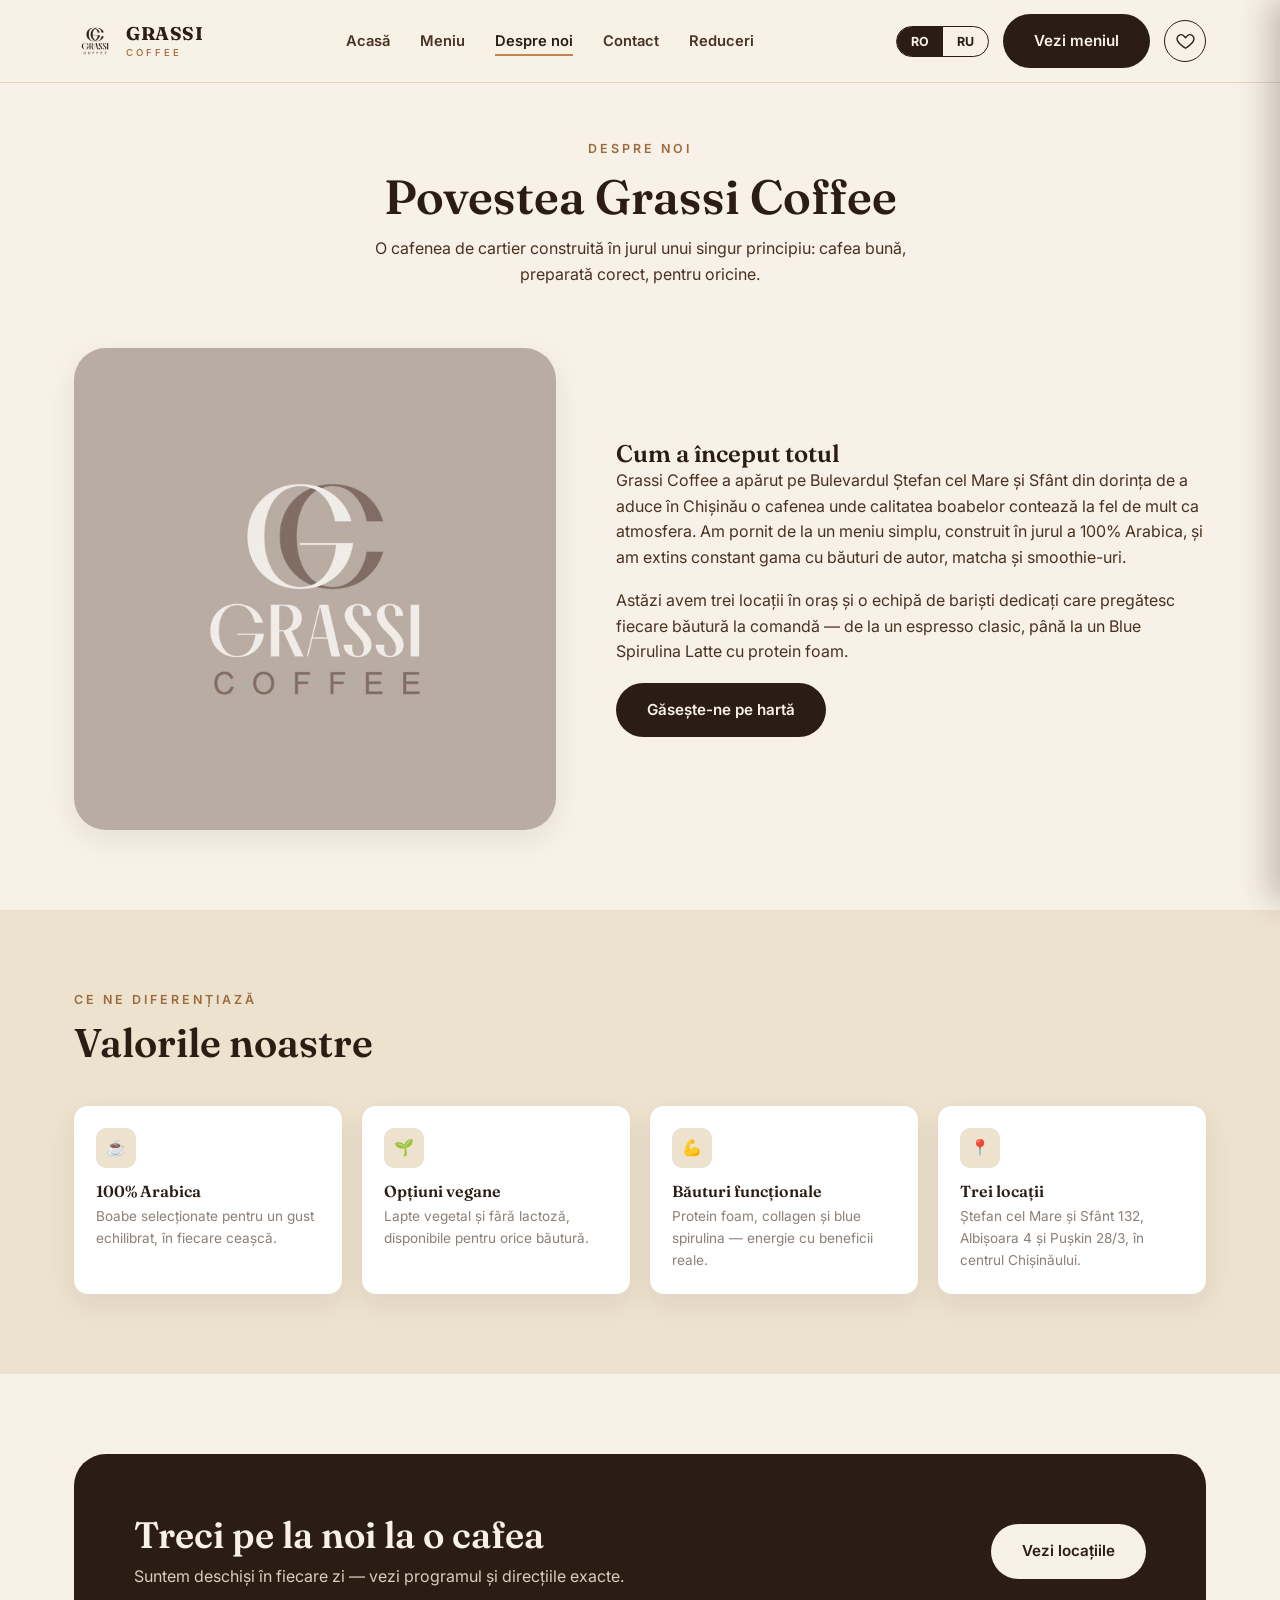
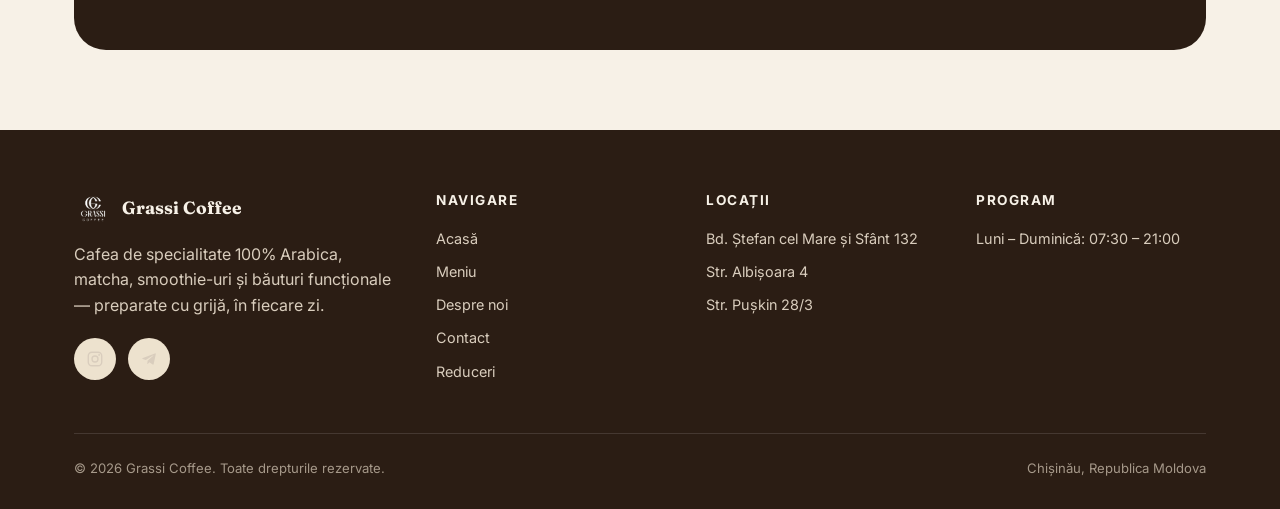
<file: despre.html>
<!doctype html>
<html lang="ro">
<head>
<meta charset="UTF-8">
<meta name="viewport" content="width=device-width, initial-scale=1.0">
<title>Despre noi — Grassi Coffee</title>
<meta name="description" content="Povestea Grassi Coffee — cafenea de specialitate în Chișinău, cu boabe 100% Arabica, opțiuni vegane și băuturi funcționale.">
<link rel="icon" href="assets/logo-dark.png" type="image/png">
<link rel="stylesheet" href="css/style.css">
</head>
<body>

<header class="site-header">
  <div class="header-inner">
    <a href="index.html" class="brand">
      <img src="assets/logo-dark.png" alt="Grassi Coffee logo">
      <span>GRASSI<small>COFFEE</small></span>
    </a>
    <nav class="main-nav">
      <ul>
        <li><a href="index.html" data-ro="Acasă" data-ru="Главная">Acasă</a></li>
        <li><a href="meniu.html" data-ro="Meniu" data-ru="Меню">Meniu</a></li>
        <li><a href="despre.html" class="active" data-ro="Despre noi" data-ru="О нас">Despre noi</a></li>
        <li><a href="contact.html" data-ro="Contact" data-ru="Контакты">Contact</a></li>
        <li><a href="reduceri.html" data-ro="Reduceri" data-ru="Скидки">Reduceri</a></li>
      </ul>
    </nav>
    <div class="header-actions">
      <div class="lang-toggle">
        <button data-lang="ro" class="active">RO</button>
        <button data-lang="ru">RU</button>
      </div>
      <a href="meniu.html" class="btn btn-primary" data-ro="Vezi meniul" data-ru="Смотреть меню">Vezi meniul</a>
      <button class="wishlist-toggle" aria-label="Lista mea" type="button"><svg viewBox="0 0 24 24" fill="none" xmlns="http://www.w3.org/2000/svg"><path d="M12 20.5s-7.5-4.6-10-9.2C.4 8 1.8 4.5 5 3.6c2-.6 4 .1 5.2 1.8L12 7.3l1.8-1.9C15 3.7 17 3 19 3.6c3.2.9 4.6 4.4 3 7.7-2.5 4.6-10 9.2-10 9.2z" stroke="currentColor" stroke-width="1.7" stroke-linejoin="round"/></svg><span class="wishlist-count" hidden>0</span></button>
      <button class="nav-toggle" aria-label="Meniu"><span></span><span></span><span></span></button>
    </div>
  </div>
</header>

<section class="page-hero">
  <div class="container">
    <span class="section-tag" data-ro="Despre noi" data-ru="О нас">Despre noi</span>
    <h1 data-ro="Povestea Grassi Coffee" data-ru="История Grassi Coffee">Povestea Grassi Coffee</h1>
    <p data-ro="O cafenea de cartier construită în jurul unui singur principiu: cafea bună, preparată corect, pentru oricine." data-ru="Кофейня у дома, построенная вокруг одного принципа: хороший кофе, приготовленный правильно, для каждого.">O cafenea de cartier construită în jurul unui singur principiu: cafea bună, preparată corect, pentru oricine.</p>
  </div>
</section>

<section style="padding-top:20px;">
  <div class="container">
    <div class="about-grid">
      <div class="about-visual">
        <img src="assets/brand-mark.jpg" alt="Grassi Coffee">
      </div>
      <div class="about-copy">
        <h2 data-ro="Cum a început totul" data-ru="Как всё начиналось">Cum a început totul</h2>
        <p data-ro="Grassi Coffee a apărut pe Bulevardul Ștefan cel Mare și Sfânt din dorința de a aduce în Chișinău o cafenea unde calitatea boabelor contează la fel de mult ca atmosfera. Am pornit de la un meniu simplu, construit în jurul a 100% Arabica, și am extins constant gama cu băuturi de autor, matcha și smoothie-uri." data-ru="Grassi Coffee появился на бульваре Штефан чел Маре ши Сфынт из желания привнести в Кишинёв кофейню, где качество зёрен важно так же, как атмосфера. Мы начали с простого меню на основе 100% арабики и постепенно расширили линейку авторскими напитками, матчей и смузи.">Grassi Coffee a apărut pe Bulevardul Ștefan cel Mare și Sfânt din dorința de a aduce în Chișinău o cafenea unde calitatea boabelor contează la fel de mult ca atmosfera. Am pornit de la un meniu simplu, construit în jurul a 100% Arabica, și am extins constant gama cu băuturi de autor, matcha și smoothie-uri.</p>
        <p data-ro="Astăzi avem trei locații în oraș și o echipă de bariști dedicați care pregătesc fiecare băutură la comandă — de la un espresso clasic, până la un Blue Spirulina Latte cu protein foam." data-ru="Сегодня у нас три локации в городе и команда бариста, которые готовят каждый напиток на заказ — от классического эспрессо до Blue Spirulina Latte с протеиновой пенкой.">Astăzi avem trei locații în oraș și o echipă de bariști dedicați care pregătesc fiecare băutură la comandă — de la un espresso clasic, până la un Blue Spirulina Latte cu protein foam.</p>
        <a href="contact.html" class="btn btn-primary" data-ro="Găsește-ne pe hartă" data-ru="Найти нас на карте">Găsește-ne pe hartă</a>
      </div>
    </div>
  </div>
</section>

<section class="section-alt">
  <div class="container">
    <div class="section-head">
      <div>
        <span class="section-tag" data-ro="Ce ne diferențiază" data-ru="Что нас отличает">Ce ne diferențiază</span>
        <h2 data-ro="Valorile noastre" data-ru="Наши ценности">Valorile noastre</h2>
      </div>
    </div>
    <div class="values" style="--values-cols:4;">
      <div class="value-card">
        <div class="icon">☕</div>
        <h4 data-ro="100% Arabica" data-ru="100% Арабика">100% Arabica</h4>
        <p data-ro="Boabe selecționate pentru un gust echilibrat, în fiecare ceașcă." data-ru="Отборные зёрна для сбалансированного вкуса в каждой чашке.">Boabe selecționate pentru un gust echilibrat, în fiecare ceașcă.</p>
      </div>
      <div class="value-card">
        <div class="icon">🌱</div>
        <h4 data-ro="Opțiuni vegane" data-ru="Веганские опции">Opțiuni vegane</h4>
        <p data-ro="Lapte vegetal și fără lactoză, disponibile pentru orice băutură." data-ru="Растительное и безлактозное молоко для любого напитка.">Lapte vegetal și fără lactoză, disponibile pentru orice băutură.</p>
      </div>
      <div class="value-card">
        <div class="icon">💪</div>
        <h4 data-ro="Băuturi funcționale" data-ru="Функциональные напитки">Băuturi funcționale</h4>
        <p data-ro="Protein foam, collagen și blue spirulina — energie cu beneficii reale." data-ru="Протеиновая пенка, коллаген и голубая спирулина — энергия с реальной пользой.">Protein foam, collagen și blue spirulina — energie cu beneficii reale.</p>
      </div>
      <div class="value-card">
        <div class="icon">📍</div>
        <h4 data-ro="Trei locații" data-ru="Три локации">Trei locații</h4>
        <p data-ro="Ștefan cel Mare și Sfânt 132, Albișoara 4 și Pușkin 28/3, în centrul Chișinăului." data-ru="Штефан чел Маре ши Сфынт 132, Албишоара 4 и Пушкина 28/3, в центре Кишинёва.">Ștefan cel Mare și Sfânt 132, Albișoara 4 și Pușkin 28/3, în centrul Chișinăului.</p>
      </div>
    </div>
  </div>
</section>

<section>
  <div class="container">
    <div class="cta-band">
      <div>
        <h2 data-ro="Treci pe la noi la o cafea" data-ru="Заходи к нам на кофе">Treci pe la noi la o cafea</h2>
        <p data-ro="Suntem deschiși în fiecare zi — vezi programul și direcțiile exacte." data-ru="Мы открыты каждый день — смотри часы работы и маршрут.">Suntem deschiși în fiecare zi — vezi programul și direcțiile exacte.</p>
      </div>
      <a href="contact.html" class="btn btn-light" data-ro="Vezi locațiile" data-ru="Смотреть локации">Vezi locațiile</a>
    </div>
  </div>
</section>

<footer class="site-footer">
  <div class="container">
    <div class="footer-grid">
      <div>
        <div class="footer-brand"><img src="assets/logo-white.png" alt="Grassi Coffee"><span>Grassi Coffee</span></div>
        <p data-ro="Cafea de specialitate 100% Arabica, matcha, smoothie-uri și băuturi funcționale — preparate cu grijă, în fiecare zi." data-ru="Спешелти кофе 100% арабика, матча, смузи и функциональные напитки — с заботой каждый день.">Cafea de specialitate 100% Arabica, matcha, smoothie-uri și băuturi funcționale — preparate cu grijă, în fiecare zi.</p>
        <div class="social-row">
          <a href="https://www.instagram.com/grassi.coffee/" target="_blank" rel="noopener" aria-label="Instagram">
            <svg width="18" height="18" viewBox="0 0 24 24" fill="none"><rect x="3" y="3" width="18" height="18" rx="5" stroke="currentColor" stroke-width="1.8"/><circle cx="12" cy="12" r="4" stroke="currentColor" stroke-width="1.8"/><circle cx="17.5" cy="6.5" r="1.2" fill="currentColor"/></svg>
          </a>
          <a href="https://t.me/GRASSICoffeebot" target="_blank" rel="noopener" aria-label="Telegram">
            <svg width="18" height="18" viewBox="0 0 24 24" fill="none"><path d="M9.78 18.65l.28-4.23 7.68-6.92c.34-.31-.07-.46-.52-.19L7.74 13.3 3.64 12c-.88-.25-.89-.86.2-1.3l15.97-6.16c.73-.33 1.43.18 1.15 1.3l-2.72 12.81c-.19.91-.74 1.13-1.5.71L12.6 16.3l-1.99 1.93c-.23.23-.42.42-.83.42z" fill="currentColor"/></svg>
          </a>
        </div>
      </div>
      <div>
        <h5 data-ro="Navigare" data-ru="Навигация">Navigare</h5>
        <ul>
          <li><a href="index.html" data-ro="Acasă" data-ru="Главная">Acasă</a></li>
          <li><a href="meniu.html" data-ro="Meniu" data-ru="Меню">Meniu</a></li>
          <li><a href="despre.html" data-ro="Despre noi" data-ru="О нас">Despre noi</a></li>
          <li><a href="contact.html" data-ro="Contact" data-ru="Контакты">Contact</a></li>
          <li><a href="reduceri.html" data-ro="Reduceri" data-ru="Скидки">Reduceri</a></li>
        </ul>
      </div>
      <div>
        <h5 data-ro="Locații" data-ru="Локации">Locații</h5>
        <ul>
          <li>Bd. Ștefan cel Mare și Sfânt 132</li>
          <li>Str. Albișoara 4</li>
          <li>Str. Pușkin 28/3</li>
        </ul>
      </div>
      <div>
        <h5 data-ro="Program" data-ru="Часы работы">Program</h5>
        <ul>
          <li data-ro="Luni – Duminică: 07:30 – 21:00" data-ru="Пн – Вс: 07:30 – 21:00">Luni – Duminică: 07:30 – 21:00</li>
        </ul>
      </div>
    </div>
    <div class="footer-bottom">
      <span>&copy; <span class="current-year"></span> Grassi Coffee. <span data-ro="Toate drepturile rezervate." data-ru="Все права защищены.">Toate drepturile rezervate.</span></span>
      <span data-ro="Chișinău, Republica Moldova" data-ru="Кишинёв, Республика Молдова">Chișinău, Republica Moldova</span>
    </div>
  </div>
</footer>

<div class="wishlist-overlay"></div>
<aside class="wishlist-drawer">
  <div class="wishlist-head">
    <h3 data-ro="Lista mea" data-ru="Мой список">Lista mea</h3>
    <button class="wishlist-close" aria-label="Close" type="button">×</button>
  </div>
  <p class="wishlist-note" data-ro="Salvată doar în acest browser — nu trimite comanda către cafenea. Arat-o baristului sau sună-ne pentru a plasa comanda." data-ru="Сохраняется только в этом браузере — не отправляет заказ в кофейню. Покажи бариста или позвони нам, чтобы оформить заказ.">Salvată doar în acest browser — nu trimite comanda către cafenea. Arat-o baristului sau sună-ne pentru a plasa comanda.</p>
  <ul class="wishlist-items"></ul>
  <div class="wishlist-empty" data-ro="Lista este goală." data-ru="Список пуст.">Lista este goală.</div>
  <div class="wishlist-footer">
    <div class="wishlist-total-row">
      <span data-ro="Total estimat" data-ru="Примерная сумма">Total estimat</span>
      <strong class="wishlist-total">0 MDL</strong>
    </div>
    <button class="btn btn-outline wishlist-clear" data-ro="Golește lista" data-ru="Очистить список">Golește lista</button>
  </div>
</aside>

<script src="js/main.js"></script>
</body>
</html>
</file>
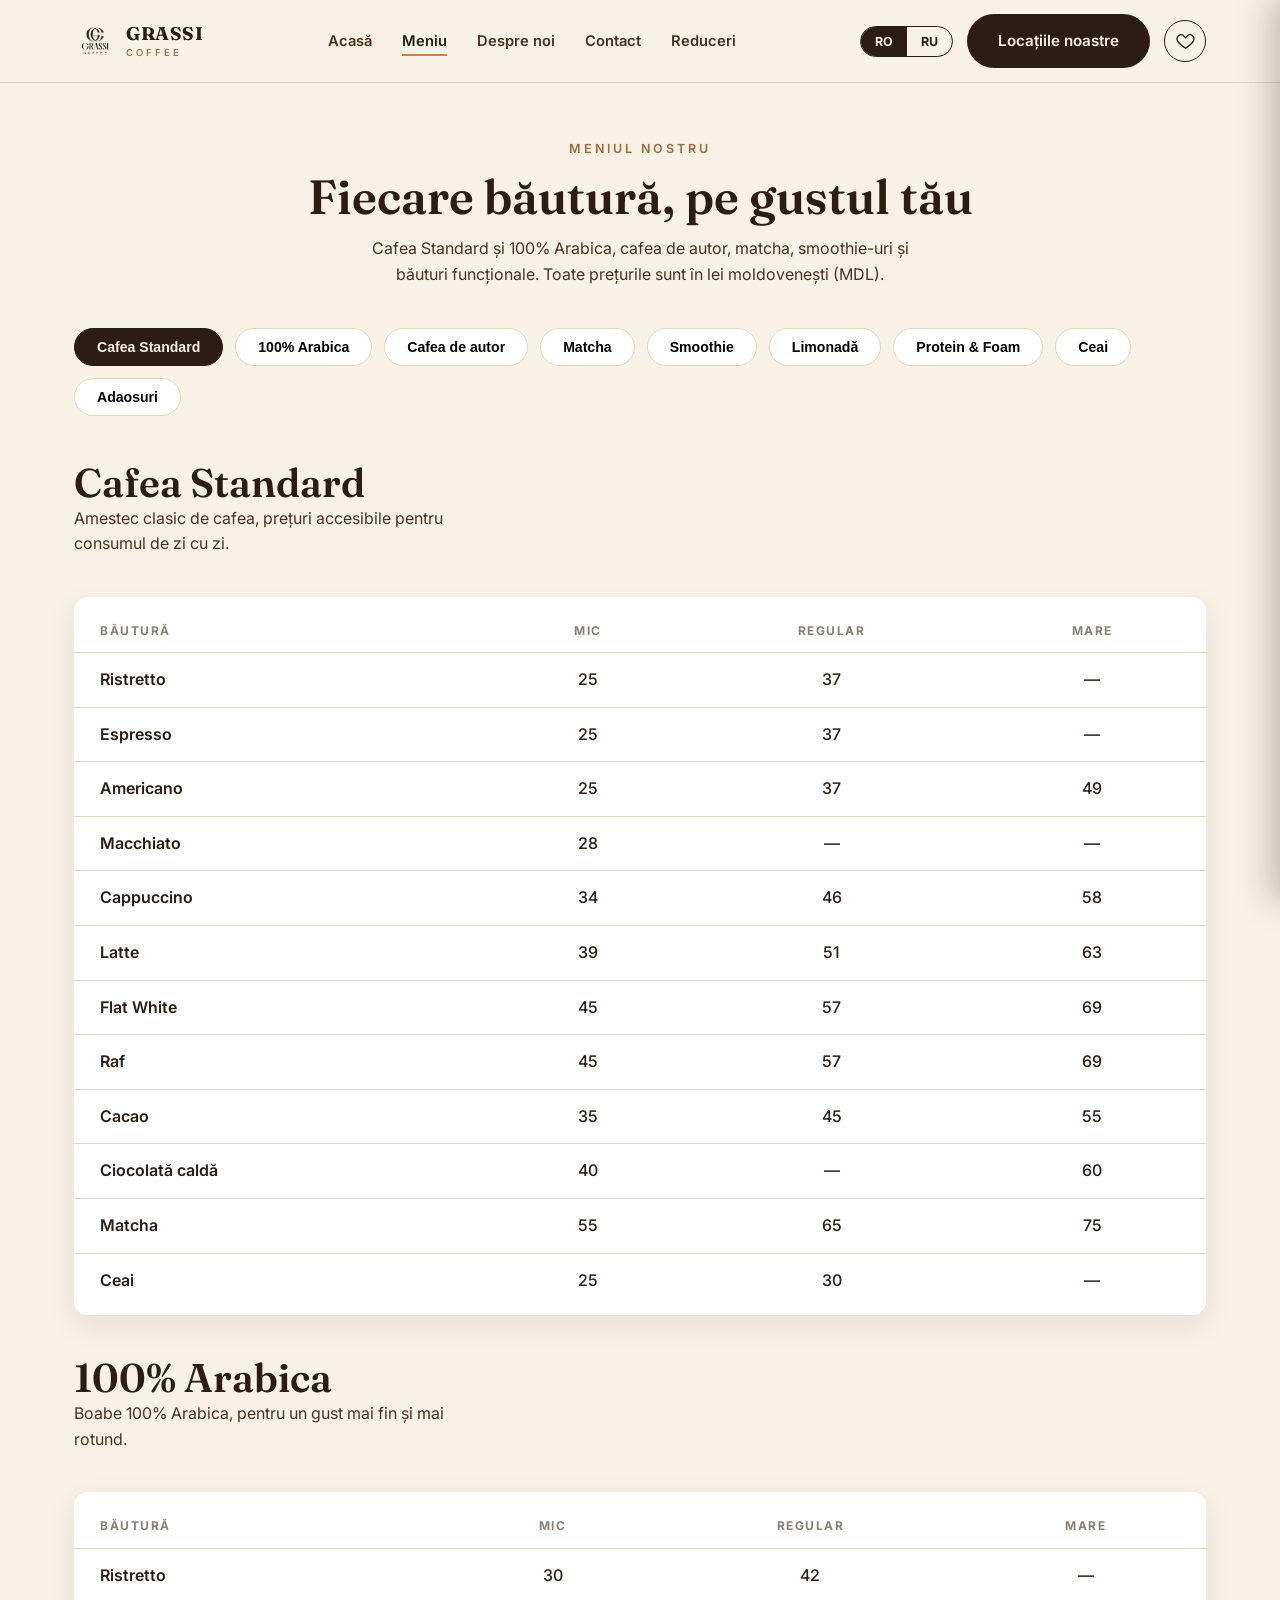
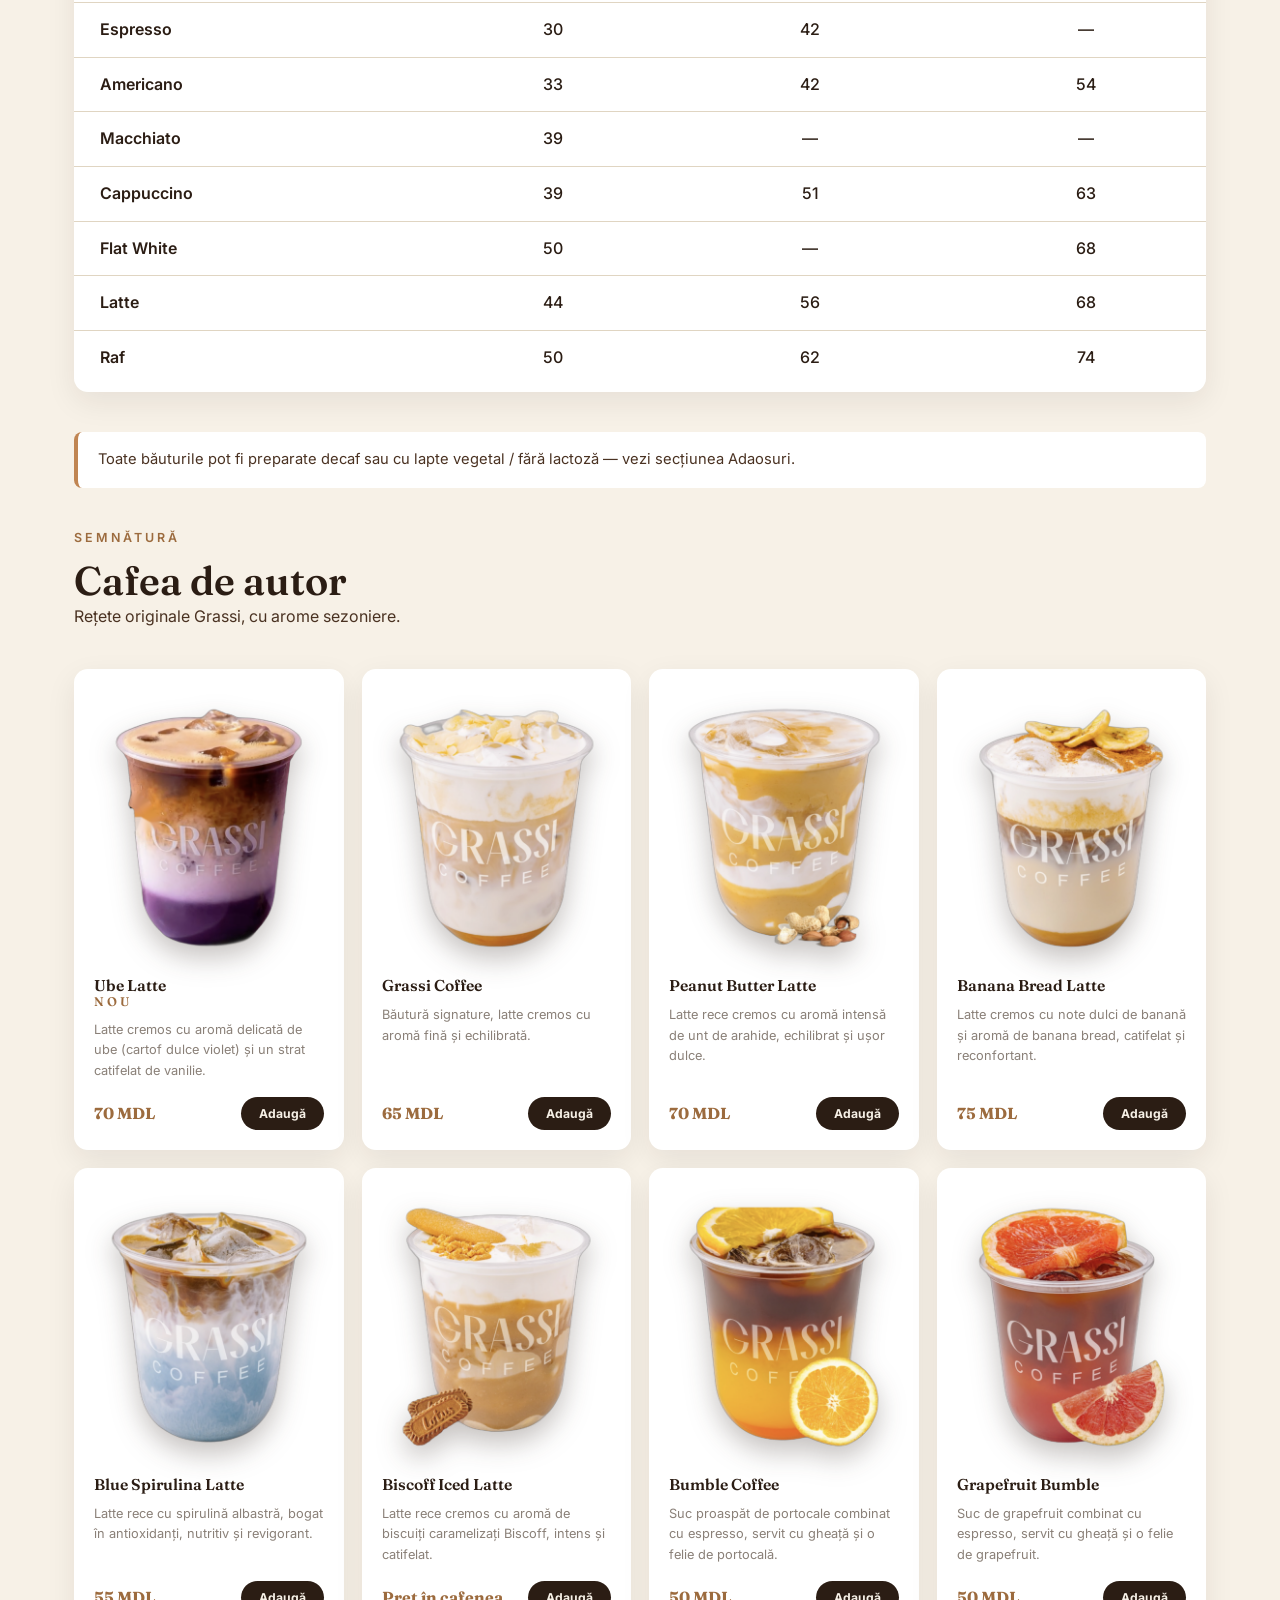
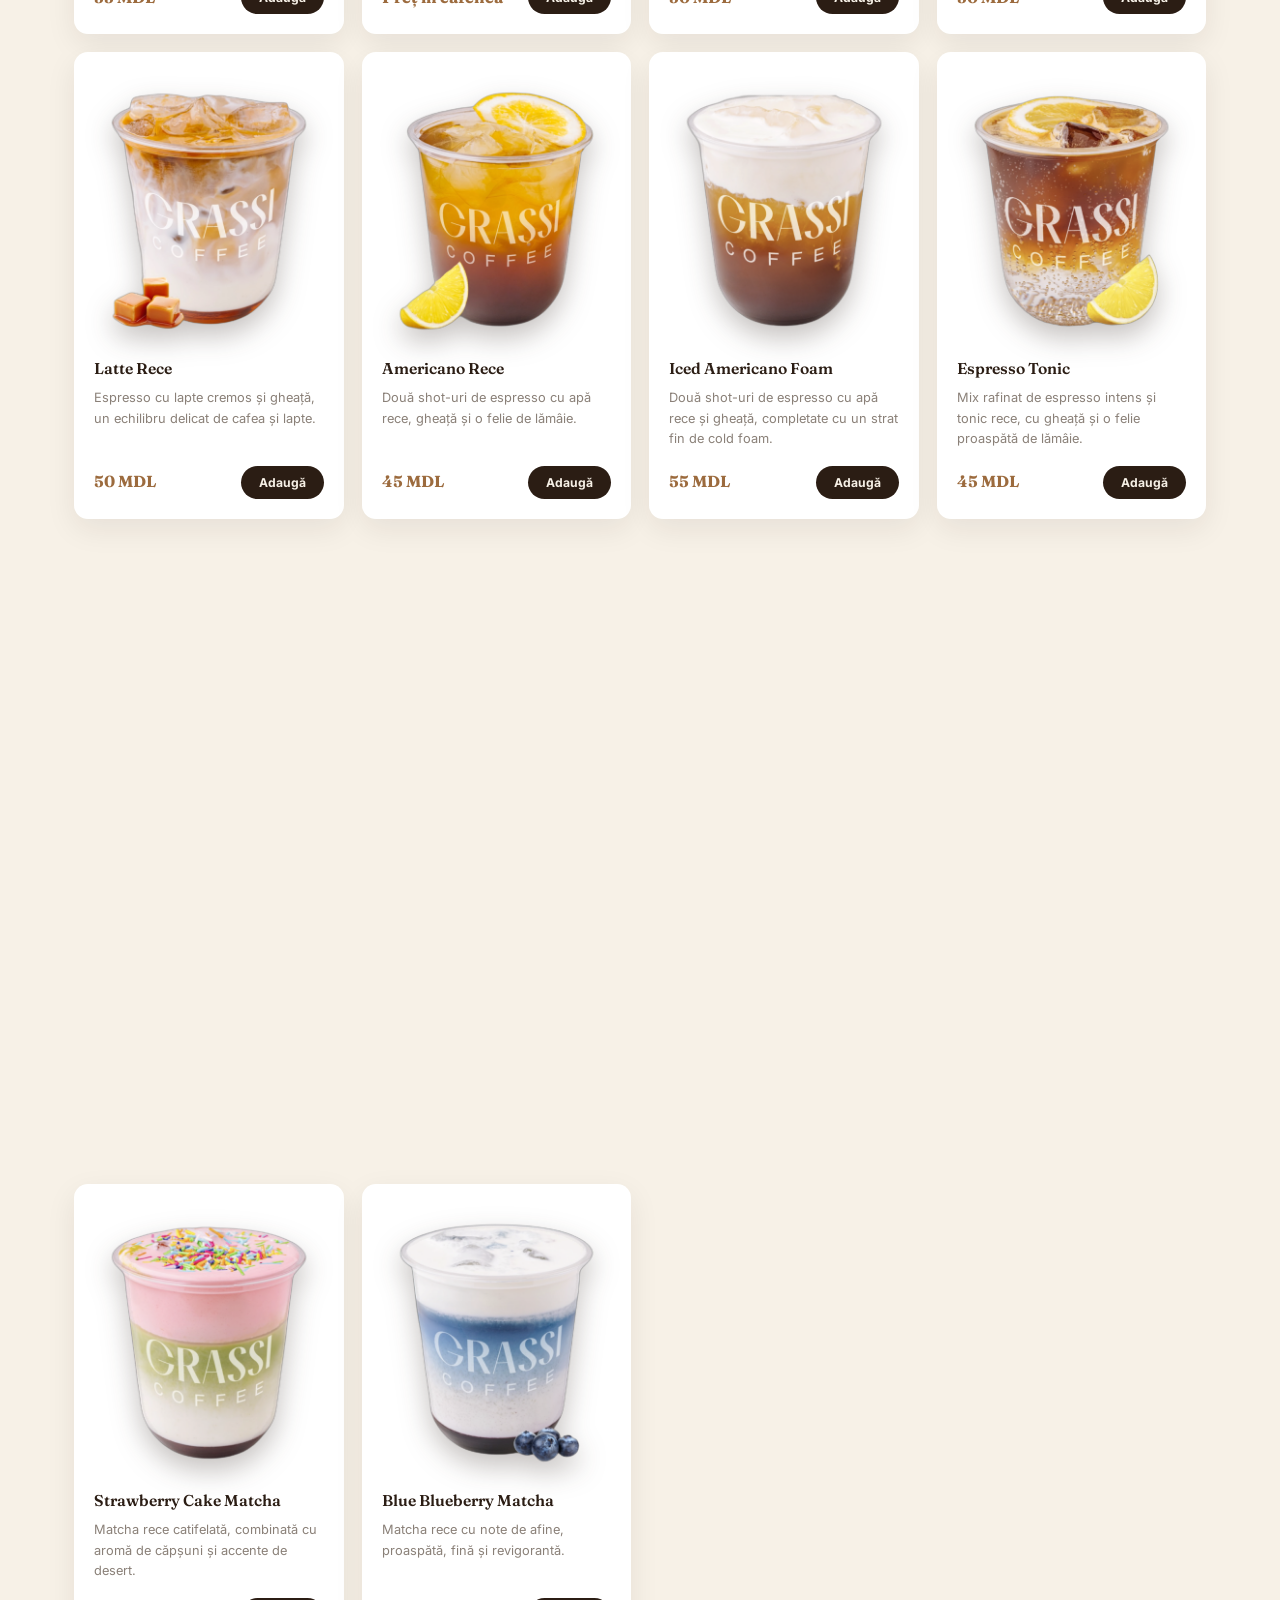
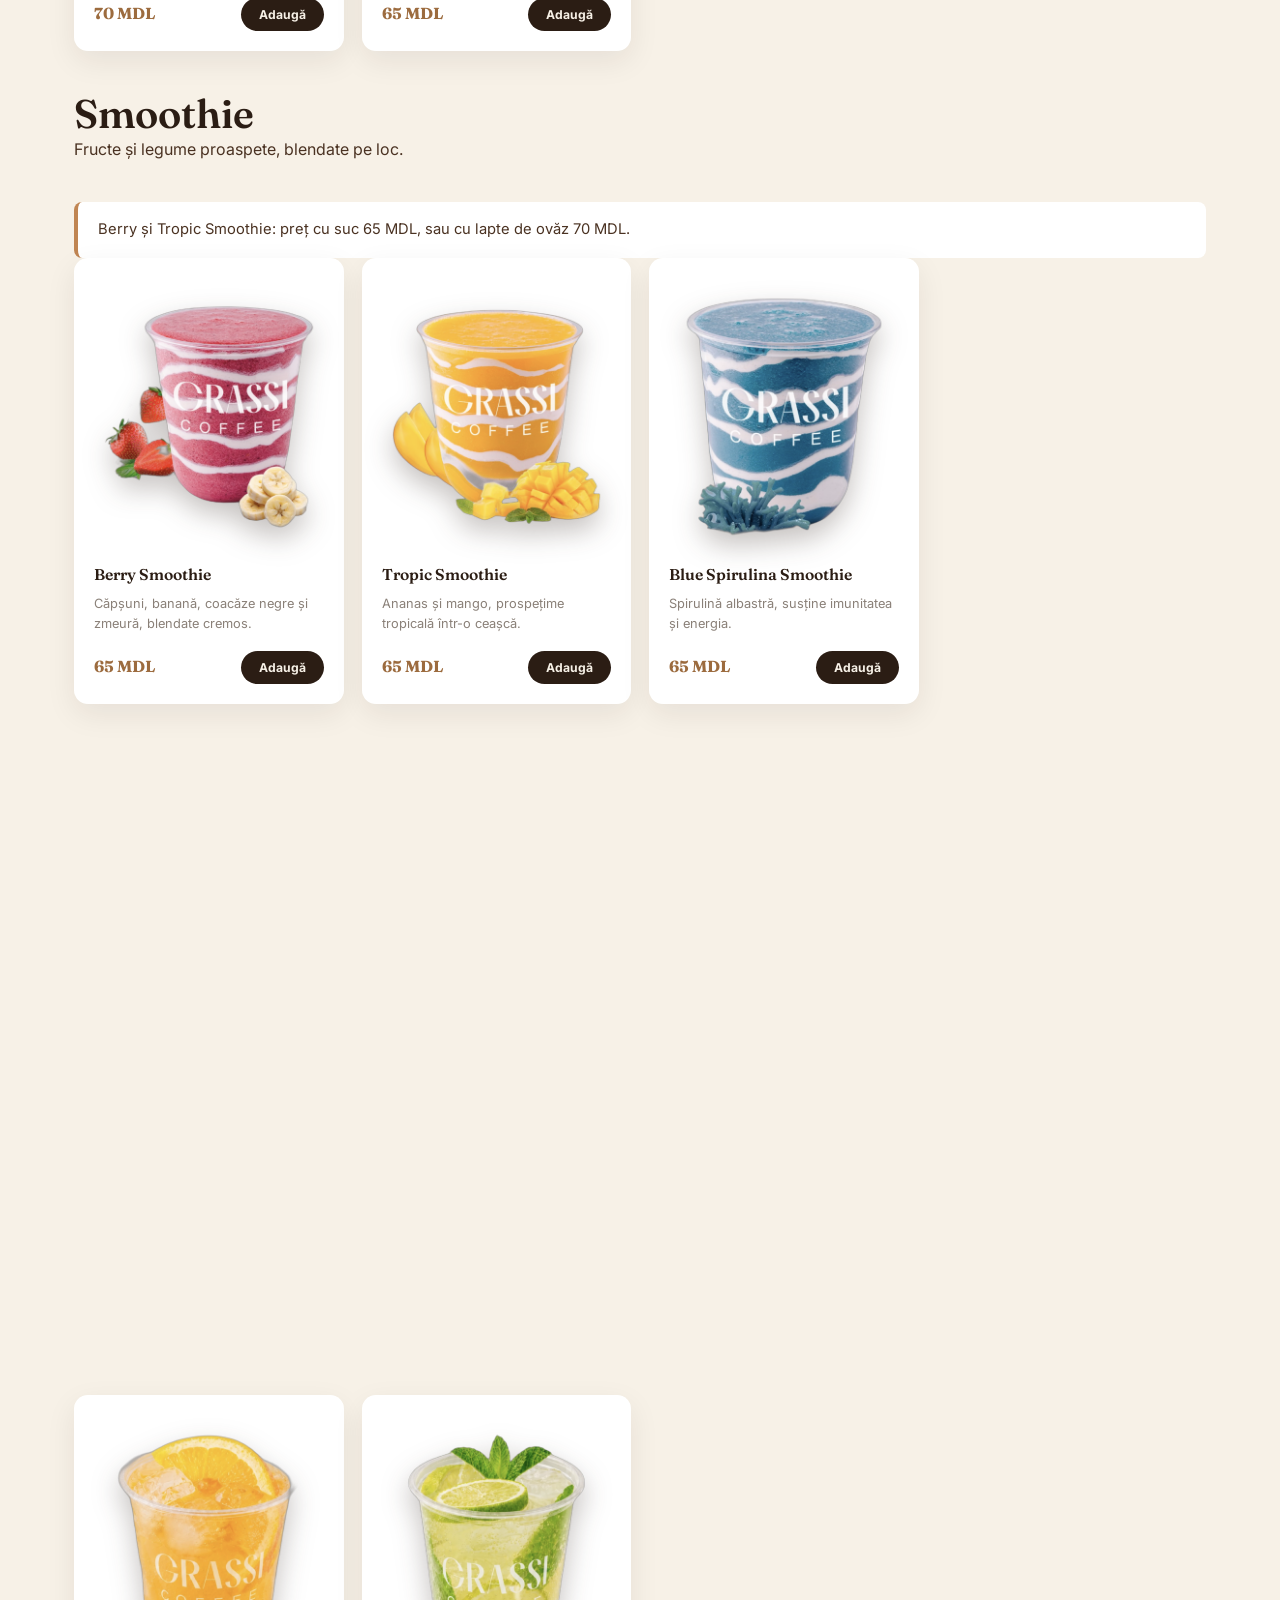
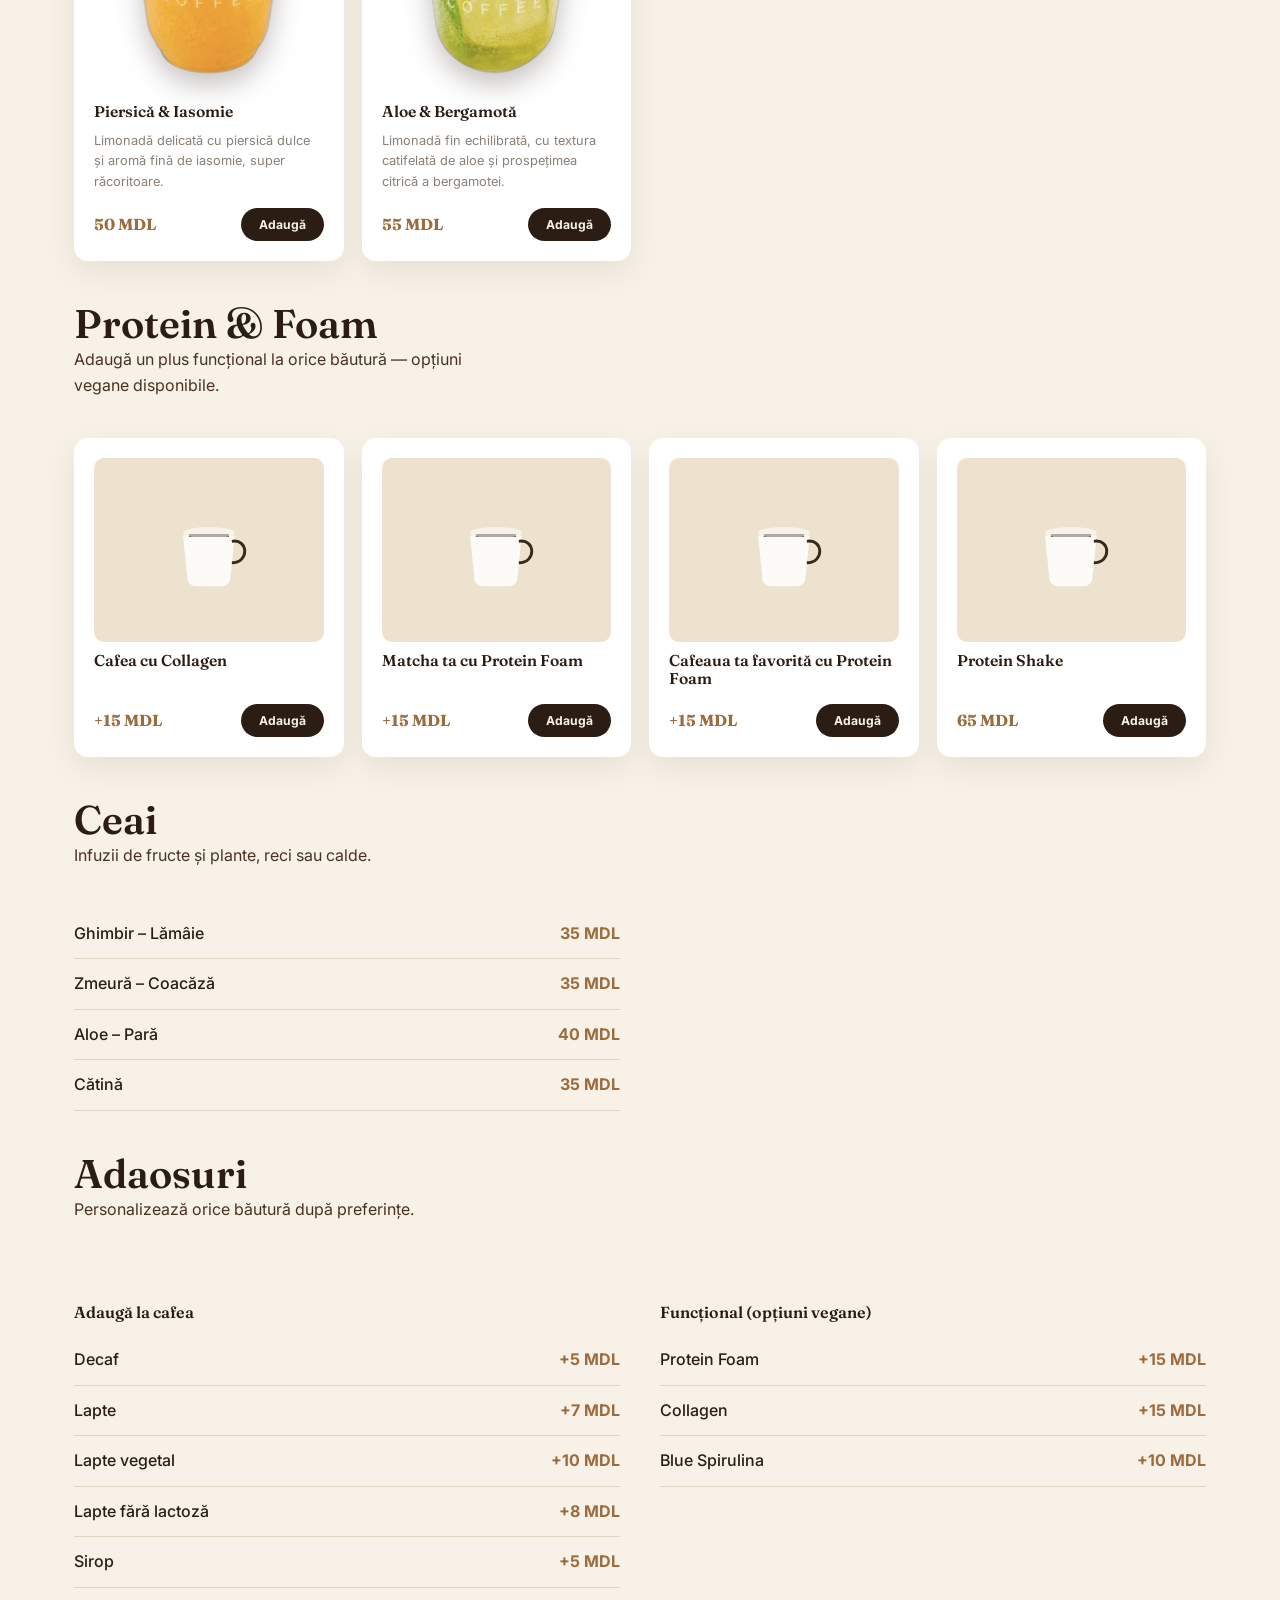
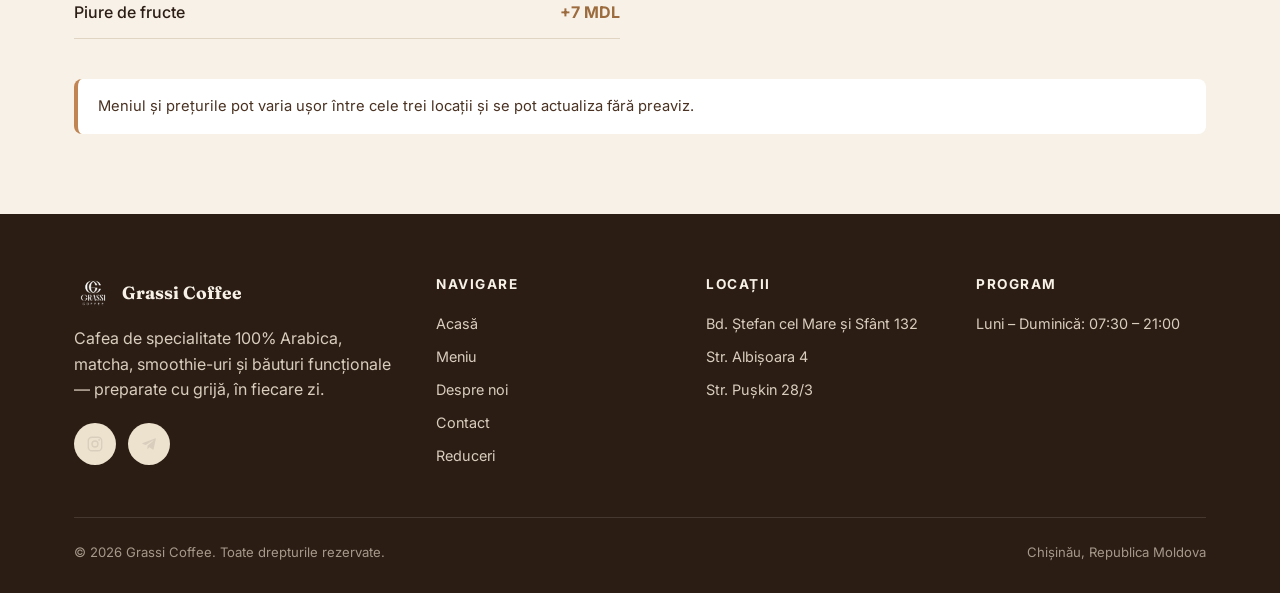
<file: meniu.html>
<!doctype html>
<html lang="ro">
<head>
<meta charset="UTF-8">
<meta name="viewport" content="width=device-width, initial-scale=1.0">
<title>Meniu — Grassi Coffee</title>
<meta name="description" content="Meniul complet Grassi Coffee: cafea Standard și 100% Arabica, cafea de autor, matcha, smoothie-uri, băuturi funcționale și ceai.">
<link rel="icon" href="assets/logo-dark.png" type="image/png">
<link rel="stylesheet" href="css/style.css">
</head>
<body>

<header class="site-header">
  <div class="header-inner">
    <a href="index.html" class="brand">
      <img src="assets/logo-dark.png" alt="Grassi Coffee logo">
      <span>GRASSI<small>COFFEE</small></span>
    </a>
    <nav class="main-nav">
      <ul>
        <li><a href="index.html" data-ro="Acasă" data-ru="Главная">Acasă</a></li>
        <li><a href="meniu.html" class="active" data-ro="Meniu" data-ru="Меню">Meniu</a></li>
        <li><a href="despre.html" data-ro="Despre noi" data-ru="О нас">Despre noi</a></li>
        <li><a href="contact.html" data-ro="Contact" data-ru="Контакты">Contact</a></li>
        <li><a href="reduceri.html" data-ro="Reduceri" data-ru="Скидки">Reduceri</a></li>
      </ul>
    </nav>
    <div class="header-actions">
      <div class="lang-toggle">
        <button data-lang="ro" class="active">RO</button>
        <button data-lang="ru">RU</button>
      </div>
      <a href="contact.html" class="btn btn-primary" data-ro="Locațiile noastre" data-ru="Наши локации">Locațiile noastre</a>
      <button class="wishlist-toggle" aria-label="Lista mea" type="button"><svg viewBox="0 0 24 24" fill="none" xmlns="http://www.w3.org/2000/svg"><path d="M12 20.5s-7.5-4.6-10-9.2C.4 8 1.8 4.5 5 3.6c2-.6 4 .1 5.2 1.8L12 7.3l1.8-1.9C15 3.7 17 3 19 3.6c3.2.9 4.6 4.4 3 7.7-2.5 4.6-10 9.2-10 9.2z" stroke="currentColor" stroke-width="1.7" stroke-linejoin="round"/></svg><span class="wishlist-count" hidden>0</span></button>
      <button class="nav-toggle" aria-label="Meniu"><span></span><span></span><span></span></button>
    </div>
  </div>
</header>

<section class="page-hero">
  <div class="container">
    <span class="section-tag" data-ro="Meniul nostru" data-ru="Наше меню">Meniul nostru</span>
    <h1 data-ro="Fiecare băutură, pe gustul tău" data-ru="Каждый напиток — по твоему вкусу">Fiecare băutură, pe gustul tău</h1>
    <p data-ro="Cafea Standard și 100% Arabica, cafea de autor, matcha, smoothie-uri și băuturi funcționale. Toate prețurile sunt în lei moldovenești (MDL)." data-ru="Кофе Standard и 100% арабика, авторский кофе, матча, смузи и функциональные напитки. Все цены в молдавских леях (MDL).">Cafea Standard și 100% Arabica, cafea de autor, matcha, smoothie-uri și băuturi funcționale. Toate prețurile sunt în lei moldovenești (MDL).</p>
  </div>
</section>

<section style="padding-top:0;">
  <div class="container">
    <div class="pill-row">
      <button class="pill active" data-target="standard" data-ro="Cafea Standard" data-ru="Кофе Standard">Cafea Standard</button>
      <button class="pill" data-target="arabica" data-ro="100% Arabica" data-ru="100% Арабика">100% Arabica</button>
      <button class="pill" data-target="special" data-ro="Cafea de autor" data-ru="Авторский кофе">Cafea de autor</button>
      <button class="pill" data-target="matcha" data-ro="Matcha" data-ru="Матча">Matcha</button>
      <button class="pill" data-target="smoothie" data-ro="Smoothie" data-ru="Смузи">Smoothie</button>
      <button class="pill" data-target="lemonade" data-ro="Limonadă" data-ru="Лимонад">Limonadă</button>
      <button class="pill" data-target="protein" data-ro="Protein &amp; Foam" data-ru="Протеин и пенка">Protein &amp; Foam</button>
      <button class="pill" data-target="tea" data-ro="Ceai" data-ru="Чай">Ceai</button>
      <button class="pill" data-target="addons" data-ro="Adaosuri" data-ru="Добавки">Adaosuri</button>
    </div>

    <!-- STANDARD -->
    <div id="standard" class="mt-40">
      <div class="section-head">
        <div>
          <h2 data-ro="Cafea Standard" data-ru="Кофе Standard">Cafea Standard</h2>
          <p data-ro="Amestec clasic de cafea, prețuri accesibile pentru consumul de zi cu zi." data-ru="Классическая кофейная смесь, доступные цены на каждый день.">Amestec clasic de cafea, prețuri accesibile pentru consumul de zi cu zi.</p>
        </div>
      </div>
      <div class="price-table-wrap">
        <table class="price-table">
          <thead>
            <tr>
              <th data-ro="Băutură" data-ru="Напиток">Băutură</th>
              <th data-ro="Mic" data-ru="Маленький">Mic</th>
              <th data-ro="Regular" data-ru="Средний">Regular</th>
              <th data-ro="Mare" data-ru="Большой">Mare</th>
            </tr>
          </thead>
          <tbody>
            <tr><td>Ristretto</td><td>25</td><td>37</td><td>—</td></tr>
            <tr><td>Espresso</td><td>25</td><td>37</td><td>—</td></tr>
            <tr><td>Americano</td><td>25</td><td>37</td><td>49</td></tr>
            <tr><td>Macchiato</td><td>28</td><td>—</td><td>—</td></tr>
            <tr><td>Cappuccino</td><td>34</td><td>46</td><td>58</td></tr>
            <tr><td>Latte</td><td>39</td><td>51</td><td>63</td></tr>
            <tr><td>Flat White</td><td>45</td><td>57</td><td>69</td></tr>
            <tr><td>Raf</td><td>45</td><td>57</td><td>69</td></tr>
            <tr><td data-ro="Cacao" data-ru="Какао">Cacao</td><td>35</td><td>45</td><td>55</td></tr>
            <tr><td data-ro="Ciocolată caldă" data-ru="Горячий шоколад">Hot Chocolate</td><td>40</td><td>—</td><td>60</td></tr>
            <tr><td>Matcha</td><td>55</td><td>65</td><td>75</td></tr>
            <tr><td data-ro="Ceai" data-ru="Чай">Tea</td><td>25</td><td>30</td><td>—</td></tr>
          </tbody>
        </table>
      </div>
    </div>

    <!-- ARABICA -->
    <div id="arabica" class="mt-40">
      <div class="section-head">
        <div>
          <h2>100% Arabica</h2>
          <p data-ro="Boabe 100% Arabica, pentru un gust mai fin și mai rotund." data-ru="100% арабика — для более мягкого и насыщенного вкуса.">Boabe 100% Arabica, pentru un gust mai fin și mai rotund.</p>
        </div>
      </div>
      <div class="price-table-wrap">
        <table class="price-table">
          <thead>
            <tr>
              <th data-ro="Băutură" data-ru="Напиток">Băutură</th>
              <th data-ro="Mic" data-ru="Маленький">Mic</th>
              <th data-ro="Regular" data-ru="Средний">Regular</th>
              <th data-ro="Mare" data-ru="Большой">Mare</th>
            </tr>
          </thead>
          <tbody>
            <tr><td>Ristretto</td><td>30</td><td>42</td><td>—</td></tr>
            <tr><td>Espresso</td><td>30</td><td>42</td><td>—</td></tr>
            <tr><td>Americano</td><td>33</td><td>42</td><td>54</td></tr>
            <tr><td>Macchiato</td><td>39</td><td>—</td><td>—</td></tr>
            <tr><td>Cappuccino</td><td>39</td><td>51</td><td>63</td></tr>
            <tr><td>Flat White</td><td>50</td><td>—</td><td>68</td></tr>
            <tr><td>Latte</td><td>44</td><td>56</td><td>68</td></tr>
            <tr><td>Raf</td><td>50</td><td>62</td><td>74</td></tr>
          </tbody>
        </table>
      </div>
      <p class="menu-note" data-ro="Toate băuturile pot fi preparate decaf sau cu lapte vegetal / fără lactoză — vezi secțiunea Adaosuri." data-ru="Любой напиток можно приготовить без кофеина или на растительном / безлактозном молоке — см. раздел «Добавки».">Toate băuturile pot fi preparate decaf sau cu lapte vegetal / fără lactoză — vezi secțiunea Adaosuri.</p>
    </div>

    <!-- SPECIAL / SIGNATURE COFFEE -->
    <div id="special" class="mt-40">
      <div class="section-head">
        <div>
          <span class="section-tag" data-ro="Semnătură" data-ru="Фирменное">Semnătură</span>
          <h2 data-ro="Cafea de autor" data-ru="Авторский кофе">Cafea de autor</h2>
          <p data-ro="Rețete originale Grassi, cu arome sezoniere." data-ru="Оригинальные рецепты Grassi с сезонными вкусами.">Rețete originale Grassi, cu arome sezoniere.</p>
        </div>
      </div>
      <div class="menu-grid">
        <div class="item-card"><div class="cup"><img src="assets/drinks/ube-latte.png" alt="Ube Latte" loading="lazy"></div><h4>Ube Latte <span class="section-tag" style="margin:0;" data-ro="Nou" data-ru="Новинка">Nou</span></h4><p data-ro="Latte cremos cu aromă delicată de ube (cartof dulce violet) și un strat catifelat de vanilie." data-ru="Кремовый латте с деликатным ароматом убе (фиолетовый батат) и бархатистым слоем ванили.">Latte cremos cu aromă delicată de ube și un strat catifelat de vanilie.</p><div class="card-actions"><span class="price">70 MDL</span><button class="btn-cart" type="button" data-ro="Adaugă" data-ru="Добавить">Adaugă</button></div></div>
        <div class="item-card"><div class="cup"><img src="assets/drinks/grassi-coffee.png" alt="Iced Grassi Coffee" loading="lazy"></div><h4>Grassi Coffee</h4><p data-ro="Băutură signature, latte cremos cu aromă fină și echilibrată." data-ru="Фирменный напиток, кремовый латте с тонким и сбалансированным ароматом.">Băutură signature, latte cremos cu aromă fină și echilibrată.</p><div class="card-actions"><span class="price">65 MDL</span><button class="btn-cart" type="button" data-ro="Adaugă" data-ru="Добавить">Adaugă</button></div></div>
        <div class="item-card"><div class="cup"><img src="assets/drinks/peanut-butter-latte.png" alt="Peanut Butter Iced Latte" loading="lazy"></div><h4>Peanut Butter Latte</h4><p data-ro="Latte rece cremos cu aromă intensă de unt de arahide, echilibrat și ușor dulce." data-ru="Холодный кремовый латте с насыщенным ароматом арахисового масла, сбалансированный и в меру сладкий.">Latte rece cremos cu aromă intensă de unt de arahide.</p><div class="card-actions"><span class="price">70 MDL</span><button class="btn-cart" type="button" data-ro="Adaugă" data-ru="Добавить">Adaugă</button></div></div>
        <div class="item-card"><div class="cup"><img src="assets/drinks/banana-bread-latte.png" alt="Banana Bread Iced Latte" loading="lazy"></div><h4>Banana Bread Latte</h4><p data-ro="Latte cremos cu note dulci de banană și aromă de banana bread, catifelat și reconfortant." data-ru="Кремовый латте со сладкими нотами банана и ароматом бананового хлеба.">Latte cremos cu note dulci de banană și aromă de banana bread.</p><div class="card-actions"><span class="price">75 MDL</span><button class="btn-cart" type="button" data-ro="Adaugă" data-ru="Добавить">Adaugă</button></div></div>
        <div class="item-card"><div class="cup"><img src="assets/drinks/blue-spirulina-latte.png" alt="Blue Spirulina Iced Latte" loading="lazy"></div><h4>Blue Spirulina Latte</h4><p data-ro="Latte rece cu spirulină albastră, bogat în antioxidanți, nutritiv și revigorant." data-ru="Холодный латте с голубой спирулиной, богатый антиоксидантами, питательный и бодрящий.">Latte rece cu spirulină albastră, bogat în antioxidanți.</p><div class="card-actions"><span class="price">55 MDL</span><button class="btn-cart" type="button" data-ro="Adaugă" data-ru="Добавить">Adaugă</button></div></div>
        <div class="item-card"><div class="cup"><img src="assets/drinks/biscoff-iced-latte.png" alt="Biscoff Iced Latte" loading="lazy"></div><h4>Biscoff Iced Latte</h4><p data-ro="Latte rece cremos cu aromă de biscuiți caramelizați Biscoff, intens și catifelat." data-ru="Холодный кремовый латте с ароматом карамелизированного печенья Biscoff.">Latte rece cremos cu aromă de biscuiți caramelizați Biscoff.</p><div class="card-actions"><span class="price" data-ro="Preț în cafenea" data-ru="Цена в кофейне">Preț în cafenea</span><button class="btn-cart" type="button" data-ro="Adaugă" data-ru="Добавить">Adaugă</button></div></div>
        <div class="item-card"><div class="cup"><img src="assets/drinks/bumble-coffee.png" alt="Bumble Coffee" loading="lazy"></div><h4>Bumble Coffee</h4><p data-ro="Suc proaspăt de portocale combinat cu espresso, servit cu gheață și o felie de portocală." data-ru="Свежевыжатый апельсиновый сок с эспрессо, со льдом и долькой апельсина.">Suc proaspăt de portocale combinat cu espresso, servit cu gheață.</p><div class="card-actions"><span class="price">50 MDL</span><button class="btn-cart" type="button" data-ro="Adaugă" data-ru="Добавить">Adaugă</button></div></div>
        <div class="item-card"><div class="cup"><img src="assets/drinks/grapefruit-bumble.png" alt="Grapefruit Bumble" loading="lazy"></div><h4>Grapefruit Bumble</h4><p data-ro="Suc de grapefruit combinat cu espresso, servit cu gheață și o felie de grapefruit." data-ru="Грейпфрутовый сок с эспрессо, со льдом и долькой грейпфрута.">Suc de grapefruit combinat cu espresso, servit cu gheață.</p><div class="card-actions"><span class="price">50 MDL</span><button class="btn-cart" type="button" data-ro="Adaugă" data-ru="Добавить">Adaugă</button></div></div>
        <div class="item-card"><div class="cup"><img src="assets/drinks/iced-latte.png" alt="Iced Latte" loading="lazy"></div><h4 data-ro="Latte Rece" data-ru="Холодный латте">Iced Latte</h4><p data-ro="Espresso cu lapte cremos și gheață, un echilibru delicat de cafea și lapte." data-ru="Эспрессо с кремовым молоком и льдом — деликатный баланс кофе и молока.">Espresso cu lapte cremos și gheață, un echilibru delicat de cafea și lapte.</p><div class="card-actions"><span class="price">50 MDL</span><button class="btn-cart" type="button" data-ro="Adaugă" data-ru="Добавить">Adaugă</button></div></div>
        <div class="item-card"><div class="cup"><img src="assets/drinks/iced-americano.png" alt="Iced Americano" loading="lazy"></div><h4 data-ro="Americano Rece" data-ru="Холодный американо">Iced Americano</h4><p data-ro="Două shot-uri de espresso cu apă rece, gheață și o felie de lămâie." data-ru="Два шота эспрессо с холодной водой, льдом и долькой лимона.">Două shot-uri de espresso cu apă rece, gheață și o felie de lămâie.</p><div class="card-actions"><span class="price">45 MDL</span><button class="btn-cart" type="button" data-ro="Adaugă" data-ru="Добавить">Adaugă</button></div></div>
        <div class="item-card"><div class="cup"><img src="assets/drinks/iced-americano-foam.png" alt="Iced Americano Foam" loading="lazy"></div><h4>Iced Americano Foam</h4><p data-ro="Două shot-uri de espresso cu apă rece și gheață, completate cu un strat fin de cold foam." data-ru="Два шота эспрессо с холодной водой и льдом, с тонким слоем колд фоама.">Două shot-uri de espresso, completate cu un strat fin de cold foam.</p><div class="card-actions"><span class="price">55 MDL</span><button class="btn-cart" type="button" data-ro="Adaugă" data-ru="Добавить">Adaugă</button></div></div>
        <div class="item-card"><div class="cup"><img src="assets/drinks/espresso-tonic.png" alt="Espresso Tonic" loading="lazy"></div><h4>Espresso Tonic</h4><p data-ro="Mix rafinat de espresso intens și tonic rece, cu gheață și o felie proaspătă de lămâie." data-ru="Изысканный микс насыщенного эспрессо и холодного тоника, со льдом и долькой лимона.">Mix rafinat de espresso intens și tonic rece, cu gheață.</p><div class="card-actions"><span class="price">45 MDL</span><button class="btn-cart" type="button" data-ro="Adaugă" data-ru="Добавить">Adaugă</button></div></div>
      </div>
    </div>

    <!-- MATCHA -->
    <div id="matcha" class="mt-40">
      <div class="section-head">
        <div>
          <span class="section-tag" data-ro="Semnătură" data-ru="Фирменное">Semnătură</span>
          <h2>Matcha</h2>
          <p data-ro="Matcha premium, în variante clasice și de sezon." data-ru="Премиальная матча — классические и сезонные варианты.">Matcha premium, în variante clasice și de sezon.</p>
        </div>
      </div>
      <div class="menu-grid">
        <div class="item-card"><div class="cup"><img src="assets/drinks/iced-matcha.png" alt="Iced Matcha" loading="lazy"></div><h4 data-ro="Matcha Rece (verde, albastră, hojicha)" data-ru="Холодная матча (зелёная, голубая, хойча)">Iced Matcha <span style="font-weight:400;">(green, blue, hojicha)</span></h4><p data-ro="Matcha rece, fină și revigorantă, cu un gust delicat și echilibrat." data-ru="Холодная матча, тонкая и бодрящая, с деликатным и сбалансированным вкусом.">Matcha rece, fină și revigorantă, cu un gust delicat și echilibrat.</p><div class="card-actions"><span class="price">60 MDL</span><button class="btn-cart" type="button" data-ro="Adaugă" data-ru="Добавить">Adaugă</button></div></div>
        <div class="item-card"><div class="cup"><img src="assets/drinks/grassi-matcha.png" alt="Iced Grassi Matcha" loading="lazy"></div><h4 data-ro="Grassi Matcha" data-ru="Grassi Матча">Grassi Matcha</h4><p data-ro="Matcha rece signature, cremoasă și echilibrată, cu un gust fin și revigorant." data-ru="Фирменная холодная матча, кремовая и сбалансированная, с тонким и бодрящим вкусом.">Matcha rece signature, cremoasă și echilibrată.</p><div class="card-actions"><span class="price">70 MDL</span><button class="btn-cart" type="button" data-ro="Adaugă" data-ru="Добавить">Adaugă</button></div></div>
        <div class="item-card"><div class="cup"><img src="assets/drinks/blue-mango-matcha.png" alt="Iced Blue Mango Matcha" loading="lazy"></div><h4>Mango Blue Matcha</h4><p data-ro="Matcha rece catifelată cu aromă exotică de mango, echilibrată și răcoritoare." data-ru="Бархатистая холодная матча с экзотическим ароматом манго.">Matcha rece catifelată cu aromă exotică de mango.</p><div class="card-actions"><span class="price">60 MDL</span><button class="btn-cart" type="button" data-ro="Adaugă" data-ru="Добавить">Adaugă</button></div></div>
        <div class="item-card"><div class="cup"><img src="assets/drinks/hojicha-tiramisu-matcha.png" alt="Iced Hojicha Tiramisu" loading="lazy"></div><h4>Tiramisu Hojicha Matcha</h4><p data-ro="Hojicha rece cu note fine de tiramisu, cremos, echilibrat și ușor prăjit." data-ru="Холодная хожича с тонкими нотами тирамису, кремовая и сбалансированная.">Hojicha rece cu note fine de tiramisu, cremos și echilibrat.</p><div class="card-actions"><span class="price">70 MDL</span><button class="btn-cart" type="button" data-ro="Adaugă" data-ru="Добавить">Adaugă</button></div></div>
        <div class="item-card"><div class="cup"><img src="assets/drinks/strawberry-cake-matcha.png" alt="Strawberry Cake Iced Matcha" loading="lazy"></div><h4 data-ro="Strawberry Cake Matcha" data-ru="Strawberry Cake Матча">Strawberry Cake Matcha</h4><p data-ro="Matcha rece catifelată, combinată cu aromă de căpșuni și accente de desert." data-ru="Бархатистая холодная матча с ароматом клубники и десертными акцентами.">Matcha rece catifelată, cu aromă de căpșuni și accente de desert.</p><div class="card-actions"><span class="price">70 MDL</span><button class="btn-cart" type="button" data-ro="Adaugă" data-ru="Добавить">Adaugă</button></div></div>
        <div class="item-card"><div class="cup"><img src="assets/drinks/blue-blueberry-matcha.png" alt="Iced Blue Blueberry Matcha" loading="lazy"></div><h4 data-ro="Blue Blueberry Matcha" data-ru="Blue Blueberry Матча">Blue Blueberry Matcha</h4><p data-ro="Matcha rece cu note de afine, proaspătă, fină și revigorantă." data-ru="Холодная матча с нотами черники, свежая и бодрящая.">Matcha rece cu note de afine, proaspătă și revigorantă.</p><div class="card-actions"><span class="price">65 MDL</span><button class="btn-cart" type="button" data-ro="Adaugă" data-ru="Добавить">Adaugă</button></div></div>
      </div>
    </div>

    <!-- SMOOTHIE -->
    <div id="smoothie" class="mt-40">
      <div class="section-head">
        <div>
          <h2 data-ro="Smoothie" data-ru="Смузи">Smoothie</h2>
          <p data-ro="Fructe și legume proaspete, blendate pe loc." data-ru="Свежие фрукты и овощи, взбитые на месте.">Fructe și legume proaspete, blendate pe loc.</p>
        </div>
      </div>
      <p class="menu-note" data-ro="Berry și Tropic Smoothie: preț cu suc 65 MDL, sau cu lapte de ovăz 70 MDL." data-ru="Berry и Tropic Smoothie: цена на соке 65 MDL, на овсяном молоке 70 MDL.">Berry și Tropic Smoothie: preț cu suc 65 MDL, sau cu lapte de ovăz 70 MDL.</p>
      <div class="menu-grid">
        <div class="item-card"><div class="cup"><img src="assets/drinks/berry-smoothie.png" alt="Berry Smoothie" loading="lazy"></div><h4>Berry Smoothie</h4><p data-ro="Căpșuni, banană, coacăze negre și zmeură, blendate cremos." data-ru="Клубника, банан, чёрная смородина и малина, взбитые до кремовой текстуры.">Căpșuni, banană, coacăze negre și zmeură.</p><div class="card-actions"><span class="price">65 MDL</span><button class="btn-cart" type="button" data-ro="Adaugă" data-ru="Добавить">Adaugă</button></div></div>
        <div class="item-card"><div class="cup"><img src="assets/drinks/tropic-smoothie.png" alt="Tropic Smoothie" loading="lazy"></div><h4>Tropic Smoothie</h4><p data-ro="Ananas și mango, prospețime tropicală într-o ceașcă." data-ru="Ананас и манго — тропическая свежесть в чашке.">Ananas și mango, prospețime tropicală.</p><div class="card-actions"><span class="price">65 MDL</span><button class="btn-cart" type="button" data-ro="Adaugă" data-ru="Добавить">Adaugă</button></div></div>
        <div class="item-card"><div class="cup"><img src="assets/drinks/blue-spirulina-smoothie.png" alt="Blue Spirulina Smoothie" loading="lazy"></div><h4>Blue Spirulina Smoothie</h4><p data-ro="Spirulină albastră, susține imunitatea și energia." data-ru="Голубая спирулина — поддерживает иммунитет и энергию.">Spirulină albastră, susține imunitatea și energia.</p><div class="card-actions"><span class="price">65 MDL</span><button class="btn-cart" type="button" data-ro="Adaugă" data-ru="Добавить">Adaugă</button></div></div>
      </div>
    </div>

    <!-- LEMONADE / REFRESHING -->
    <div id="lemonade" class="mt-40">
      <div class="section-head">
        <div>
          <span class="section-tag" data-ro="Refreshing" data-ru="Refreshing">Refreshing</span>
          <h2 data-ro="Limonadă" data-ru="Лимонад">Limonadă</h2>
          <p data-ro="Limonade răcoritoare, cu fructe proaspete, servite peste gheață." data-ru="Освежающие лимонады со свежими фруктами, поданные со льдом.">Limonade răcoritoare, cu fructe proaspete, servite peste gheață.</p>
        </div>
      </div>
      <div class="menu-grid">
        <div class="item-card"><div class="cup"><img src="assets/drinks/classic-lemonade.png" alt="Classic Lemonade" loading="lazy"></div><h4 data-ro="Limonadă Clasică" data-ru="Классический лимонад">Classic Lemonade</h4><p data-ro="Limonadă simplă și răcoritoare, cu gust echilibrat de lămâie și o notă dulce-acrișoară." data-ru="Простой и освежающий лимонад со сбалансированным вкусом лимона.">Limonadă simplă și răcoritoare, cu gust echilibrat de lămâie.</p><div class="card-actions"><span class="price">50 MDL</span><button class="btn-cart" type="button" data-ro="Adaugă" data-ru="Добавить">Adaugă</button></div></div>
        <div class="item-card"><div class="cup"><img src="assets/drinks/kiwi-yuzu-lemonade.png" alt="Kiwi Yuzu Lemonade" loading="lazy"></div><h4>Kiwi Yuzu</h4><p data-ro="Limonadă intens răcoritoare, cu kiwi ușor acrișor și yuzu citric și aromat." data-ru="Освежающий лимонад с кисловатым киви и ароматным цитрусовым юдзу.">Limonadă cu kiwi ușor acrișor și yuzu citric și aromat.</p><div class="card-actions"><span class="price">55 MDL</span><button class="btn-cart" type="button" data-ro="Adaugă" data-ru="Добавить">Adaugă</button></div></div>
        <div class="item-card"><div class="cup"><img src="assets/drinks/grapefruit-lychee-lemonade.png" alt="Grapefruit Lychee Lemonade" loading="lazy"></div><h4>Grapefruit Lychee</h4><p data-ro="Limonadă vibrantă cu grapefruit ușor amărui și lychee dulce și floral." data-ru="Яркий лимонад с горьковатым грейпфрутом и сладким цветочным личи.">Limonadă vibrantă cu grapefruit ușor amărui și lychee dulce.</p><div class="card-actions"><span class="price">50 MDL</span><button class="btn-cart" type="button" data-ro="Adaugă" data-ru="Добавить">Adaugă</button></div></div>
        <div class="item-card"><div class="cup"><img src="assets/drinks/dragon-passion-fruit-lemonade.png" alt="Dragon Passion Fruit Lemonade" loading="lazy"></div><h4 data-ro="Fruct de Dragon &amp; Maracuja" data-ru="Драгонфрут и маракуйя">Dragon Passion Fruit</h4><p data-ro="Limonadă tropicală răcoritoare cu fructul dragonului și maracuja, dulce-acrișoară." data-ru="Тропический освежающий лимонад с драконьим фруктом и маракуйей.">Limonadă tropicală cu fructul dragonului și maracuja.</p><div class="card-actions"><span class="price">55 MDL</span><button class="btn-cart" type="button" data-ro="Adaugă" data-ru="Добавить">Adaugă</button></div></div>
        <div class="item-card"><div class="cup"><img src="assets/drinks/peach-jasmine-lemonade.png" alt="Peach Jasmine Lemonade" loading="lazy"></div><h4 data-ro="Piersică &amp; Iasomie" data-ru="Персик и жасмин">Peach Jasmine</h4><p data-ro="Limonadă delicată cu piersică dulce și aromă fină de iasomie, super răcoritoare." data-ru="Нежный лимонад со сладким персиком и тонким ароматом жасмина.">Limonadă delicată cu piersică dulce și aromă fină de iasomie.</p><div class="card-actions"><span class="price">50 MDL</span><button class="btn-cart" type="button" data-ro="Adaugă" data-ru="Добавить">Adaugă</button></div></div>
        <div class="item-card"><div class="cup"><img src="assets/drinks/aloe-bergamot-lemonade.png" alt="Aloe Bergamot Lemonade" loading="lazy"></div><h4 data-ro="Aloe &amp; Bergamotă" data-ru="Алоэ и бергамот">Aloe Bergamot</h4><p data-ro="Limonadă fin echilibrată, cu textura catifelată de aloe și prospețimea citrică a bergamotei." data-ru="Сбалансированный лимонад с бархатистой текстурой алоэ и цитрусовой свежестью бергамота.">Limonadă cu textura catifelată de aloe și prospețime de bergamotă.</p><div class="card-actions"><span class="price">55 MDL</span><button class="btn-cart" type="button" data-ro="Adaugă" data-ru="Добавить">Adaugă</button></div></div>
      </div>
    </div>

    <!-- PROTEIN & FOAM -->
    <div id="protein" class="mt-40">
      <div class="section-head">
        <div>
          <h2 data-ro="Protein &amp; Foam" data-ru="Протеин и пенка">Protein &amp; Foam</h2>
          <p data-ro="Adaugă un plus funcțional la orice băutură — opțiuni vegane disponibile." data-ru="Добавьте функциональный бонус к любому напитку — доступны веганские опции.">Adaugă un plus funcțional la orice băutură — opțiuni vegane disponibile.</p>
        </div>
      </div>
      <div class="menu-grid">
        <div class="item-card"><div class="cup"><svg viewBox="0 0 64 64" fill="none"><path d="M14 22h36l-3 30a6 6 0 01-6 5.4H23a6 6 0 01-6-5.4L14 22z" fill="#fff" fill-opacity=".85"/><path d="M18 22h28" stroke="#3A281B" stroke-width="2"/><ellipse cx="32" cy="20" rx="18" ry="4" fill="#fff" fill-opacity=".6"/><path d="M48 26c6-1 9 3 9 7s-3 8-9 8" stroke="#3A281B" stroke-width="2" fill="none"/></svg></div><h4 data-ro="Cafea cu Collagen" data-ru="Кофе с коллагеном">Collagen Coffee</h4><div class="card-actions"><span class="price">+15 MDL</span><button class="btn-cart" type="button" data-ro="Adaugă" data-ru="Добавить">Adaugă</button></div></div>
        <div class="item-card"><div class="cup"><svg viewBox="0 0 64 64" fill="none"><path d="M14 22h36l-3 30a6 6 0 01-6 5.4H23a6 6 0 01-6-5.4L14 22z" fill="#fff" fill-opacity=".85"/><path d="M18 22h28" stroke="#3A281B" stroke-width="2"/><ellipse cx="32" cy="20" rx="18" ry="4" fill="#fff" fill-opacity=".6"/><path d="M48 26c6-1 9 3 9 7s-3 8-9 8" stroke="#3A281B" stroke-width="2" fill="none"/></svg></div><h4 data-ro="Matcha ta cu Protein Foam" data-ru="Ваша матча с протеиновой пенкой">Your Matcha + Protein Foam</h4><div class="card-actions"><span class="price">+15 MDL</span><button class="btn-cart" type="button" data-ro="Adaugă" data-ru="Добавить">Adaugă</button></div></div>
        <div class="item-card"><div class="cup"><svg viewBox="0 0 64 64" fill="none"><path d="M14 22h36l-3 30a6 6 0 01-6 5.4H23a6 6 0 01-6-5.4L14 22z" fill="#fff" fill-opacity=".85"/><path d="M18 22h28" stroke="#3A281B" stroke-width="2"/><ellipse cx="32" cy="20" rx="18" ry="4" fill="#fff" fill-opacity=".6"/><path d="M48 26c6-1 9 3 9 7s-3 8-9 8" stroke="#3A281B" stroke-width="2" fill="none"/></svg></div><h4 data-ro="Cafeaua ta favorită cu Protein Foam" data-ru="Ваш любимый кофе с протеиновой пенкой">Your Coffee + Protein Foam</h4><div class="card-actions"><span class="price">+15 MDL</span><button class="btn-cart" type="button" data-ro="Adaugă" data-ru="Добавить">Adaugă</button></div></div>
        <div class="item-card"><div class="cup"><svg viewBox="0 0 64 64" fill="none"><path d="M14 22h36l-3 30a6 6 0 01-6 5.4H23a6 6 0 01-6-5.4L14 22z" fill="#fff" fill-opacity=".85"/><path d="M18 22h28" stroke="#3A281B" stroke-width="2"/><ellipse cx="32" cy="20" rx="18" ry="4" fill="#fff" fill-opacity=".6"/><path d="M48 26c6-1 9 3 9 7s-3 8-9 8" stroke="#3A281B" stroke-width="2" fill="none"/></svg></div><h4>Protein Shake</h4><div class="card-actions"><span class="price">65 MDL</span><button class="btn-cart" type="button" data-ro="Adaugă" data-ru="Добавить">Adaugă</button></div></div>
      </div>
    </div>

    <!-- TEA -->
    <div id="tea" class="mt-40">
      <div class="section-head">
        <div>
          <h2 data-ro="Ceai" data-ru="Чай">Ceai</h2>
          <p data-ro="Infuzii de fructe și plante, reci sau calde." data-ru="Фруктовые и травяные настои, холодные или горячие.">Infuzii de fructe și plante, reci sau calde.</p>
        </div>
      </div>
      <div class="addons-grid">
        <ul class="addon-list">
          <li><span data-ro="Ghimbir – Lămâie" data-ru="Имбирь – Лимон">Ginger – Lemon</span><span class="price">35 MDL</span></li>
          <li><span data-ro="Zmeură – Coacăză" data-ru="Малина – Смородина">Raspberry – Currant</span><span class="price">35 MDL</span></li>
          <li><span data-ro="Aloe – Pară" data-ru="Алоэ – Груша">Aloe – Pear</span><span class="price">40 MDL</span></li>
          <li><span data-ro="Cătină" data-ru="Облепиха">Sea Buckthorn</span><span class="price">35 MDL</span></li>
        </ul>
      </div>
    </div>

    <!-- ADDONS -->
    <div id="addons" class="mt-40">
      <div class="section-head">
        <div>
          <h2 data-ro="Adaosuri" data-ru="Добавки">Adaosuri</h2>
          <p data-ro="Personalizează orice băutură după preferințe." data-ru="Настройте любой напиток под свои предпочтения.">Personalizează orice băutură după preferințe.</p>
        </div>
      </div>
      <div class="addons-grid">
        <div>
          <h4 class="mt-40" style="margin-bottom:14px;" data-ro="Adaugă la cafea" data-ru="Добавить в кофе">Adaugă la cafea</h4>
          <ul class="addon-list">
            <li><span data-ro="Decaf" data-ru="Без кофеина">Decaf</span><span class="price">+5 MDL</span></li>
            <li><span data-ro="Lapte" data-ru="Молоко">Milk</span><span class="price">+7 MDL</span></li>
            <li><span data-ro="Lapte vegetal" data-ru="Растительное молоко">Vegan Milk</span><span class="price">+10 MDL</span></li>
            <li><span data-ro="Lapte fără lactoză" data-ru="Безлактозное молоко">Lactose-free Milk</span><span class="price">+8 MDL</span></li>
            <li><span data-ro="Sirop" data-ru="Сироп">Syrup</span><span class="price">+5 MDL</span></li>
            <li><span data-ro="Piure de fructe" data-ru="Фруктовое пюре">Fruit Puree</span><span class="price">+7 MDL</span></li>
          </ul>
        </div>
        <div>
          <h4 class="mt-40" style="margin-bottom:14px;" data-ro="Funcțional (opțiuni vegane)" data-ru="Функциональные (веганские опции)">Funcțional (opțiuni vegane)</h4>
          <ul class="addon-list">
            <li><span data-ro="Protein Foam" data-ru="Протеиновая пенка">Protein Foam</span><span class="price">+15 MDL</span></li>
            <li><span data-ro="Collagen" data-ru="Коллаген">Collagen</span><span class="price">+15 MDL</span></li>
            <li><span data-ro="Blue Spirulina" data-ru="Голубая спирулина">Blue Spirulina</span><span class="price">+10 MDL</span></li>
          </ul>
        </div>
      </div>
    </div>

    <p class="menu-note" data-ro="Meniul și prețurile pot varia ușor între cele trei locații și se pot actualiza fără preaviz." data-ru="Меню и цены могут немного отличаться между локациями и обновляться без предварительного уведомления.">Meniul și prețurile pot varia ușor între cele trei locații și se pot actualiza fără preaviz.</p>
  </div>
</section>

<footer class="site-footer">
  <div class="container">
    <div class="footer-grid">
      <div>
        <div class="footer-brand"><img src="assets/logo-white.png" alt="Grassi Coffee"><span>Grassi Coffee</span></div>
        <p data-ro="Cafea de specialitate 100% Arabica, matcha, smoothie-uri și băuturi funcționale — preparate cu grijă, în fiecare zi." data-ru="Спешелти кофе 100% арабика, матча, смузи и функциональные напитки — с заботой каждый день.">Cafea de specialitate 100% Arabica, matcha, smoothie-uri și băuturi funcționale — preparate cu grijă, în fiecare zi.</p>
        <div class="social-row">
          <a href="https://www.instagram.com/grassi.coffee/" target="_blank" rel="noopener" aria-label="Instagram">
            <svg width="18" height="18" viewBox="0 0 24 24" fill="none"><rect x="3" y="3" width="18" height="18" rx="5" stroke="currentColor" stroke-width="1.8"/><circle cx="12" cy="12" r="4" stroke="currentColor" stroke-width="1.8"/><circle cx="17.5" cy="6.5" r="1.2" fill="currentColor"/></svg>
          </a>
          <a href="https://t.me/GRASSICoffeebot" target="_blank" rel="noopener" aria-label="Telegram">
            <svg width="18" height="18" viewBox="0 0 24 24" fill="none"><path d="M9.78 18.65l.28-4.23 7.68-6.92c.34-.31-.07-.46-.52-.19L7.74 13.3 3.64 12c-.88-.25-.89-.86.2-1.3l15.97-6.16c.73-.33 1.43.18 1.15 1.3l-2.72 12.81c-.19.91-.74 1.13-1.5.71L12.6 16.3l-1.99 1.93c-.23.23-.42.42-.83.42z" fill="currentColor"/></svg>
          </a>
        </div>
      </div>
      <div>
        <h5 data-ro="Navigare" data-ru="Навигация">Navigare</h5>
        <ul>
          <li><a href="index.html" data-ro="Acasă" data-ru="Главная">Acasă</a></li>
          <li><a href="meniu.html" data-ro="Meniu" data-ru="Меню">Meniu</a></li>
          <li><a href="despre.html" data-ro="Despre noi" data-ru="О нас">Despre noi</a></li>
          <li><a href="contact.html" data-ro="Contact" data-ru="Контакты">Contact</a></li>
          <li><a href="reduceri.html" data-ro="Reduceri" data-ru="Скидки">Reduceri</a></li>
        </ul>
      </div>
      <div>
        <h5 data-ro="Locații" data-ru="Локации">Locații</h5>
        <ul>
          <li>Bd. Ștefan cel Mare și Sfânt 132</li>
          <li>Str. Albișoara 4</li>
          <li>Str. Pușkin 28/3</li>
        </ul>
      </div>
      <div>
        <h5 data-ro="Program" data-ru="Часы работы">Program</h5>
        <ul>
          <li data-ro="Luni – Duminică: 07:30 – 21:00" data-ru="Пн – Вс: 07:30 – 21:00">Luni – Duminică: 07:30 – 21:00</li>
        </ul>
      </div>
    </div>
    <div class="footer-bottom">
      <span>&copy; <span class="current-year"></span> Grassi Coffee. <span data-ro="Toate drepturile rezervate." data-ru="Все права защищены.">Toate drepturile rezervate.</span></span>
      <span data-ro="Chișinău, Republica Moldova" data-ru="Кишинёв, Республика Молдова">Chișinău, Republica Moldova</span>
    </div>
  </div>
</footer>

<div class="wishlist-overlay"></div>
<aside class="wishlist-drawer">
  <div class="wishlist-head">
    <h3 data-ro="Lista mea" data-ru="Мой список">Lista mea</h3>
    <button class="wishlist-close" aria-label="Close" type="button">×</button>
  </div>
  <p class="wishlist-note" data-ro="Salvată doar în acest browser — nu trimite comanda către cafenea. Arat-o baristului sau sună-ne pentru a plasa comanda." data-ru="Сохраняется только в этом браузере — не отправляет заказ в кофейню. Покажи бариста или позвони нам, чтобы оформить заказ.">Salvată doar în acest browser — nu trimite comanda către cafenea. Arat-o baristului sau sună-ne pentru a plasa comanda.</p>
  <ul class="wishlist-items"></ul>
  <div class="wishlist-empty" data-ro="Lista este goală." data-ru="Список пуст.">Lista este goală.</div>
  <div class="wishlist-footer">
    <div class="wishlist-total-row">
      <span data-ro="Total estimat" data-ru="Примерная сумма">Total estimat</span>
      <strong class="wishlist-total">0 MDL</strong>
    </div>
    <button class="btn btn-outline wishlist-clear" data-ro="Golește lista" data-ru="Очистить список">Golește lista</button>
  </div>
</aside>

<script src="js/main.js"></script>
</body>
</html>
</file>
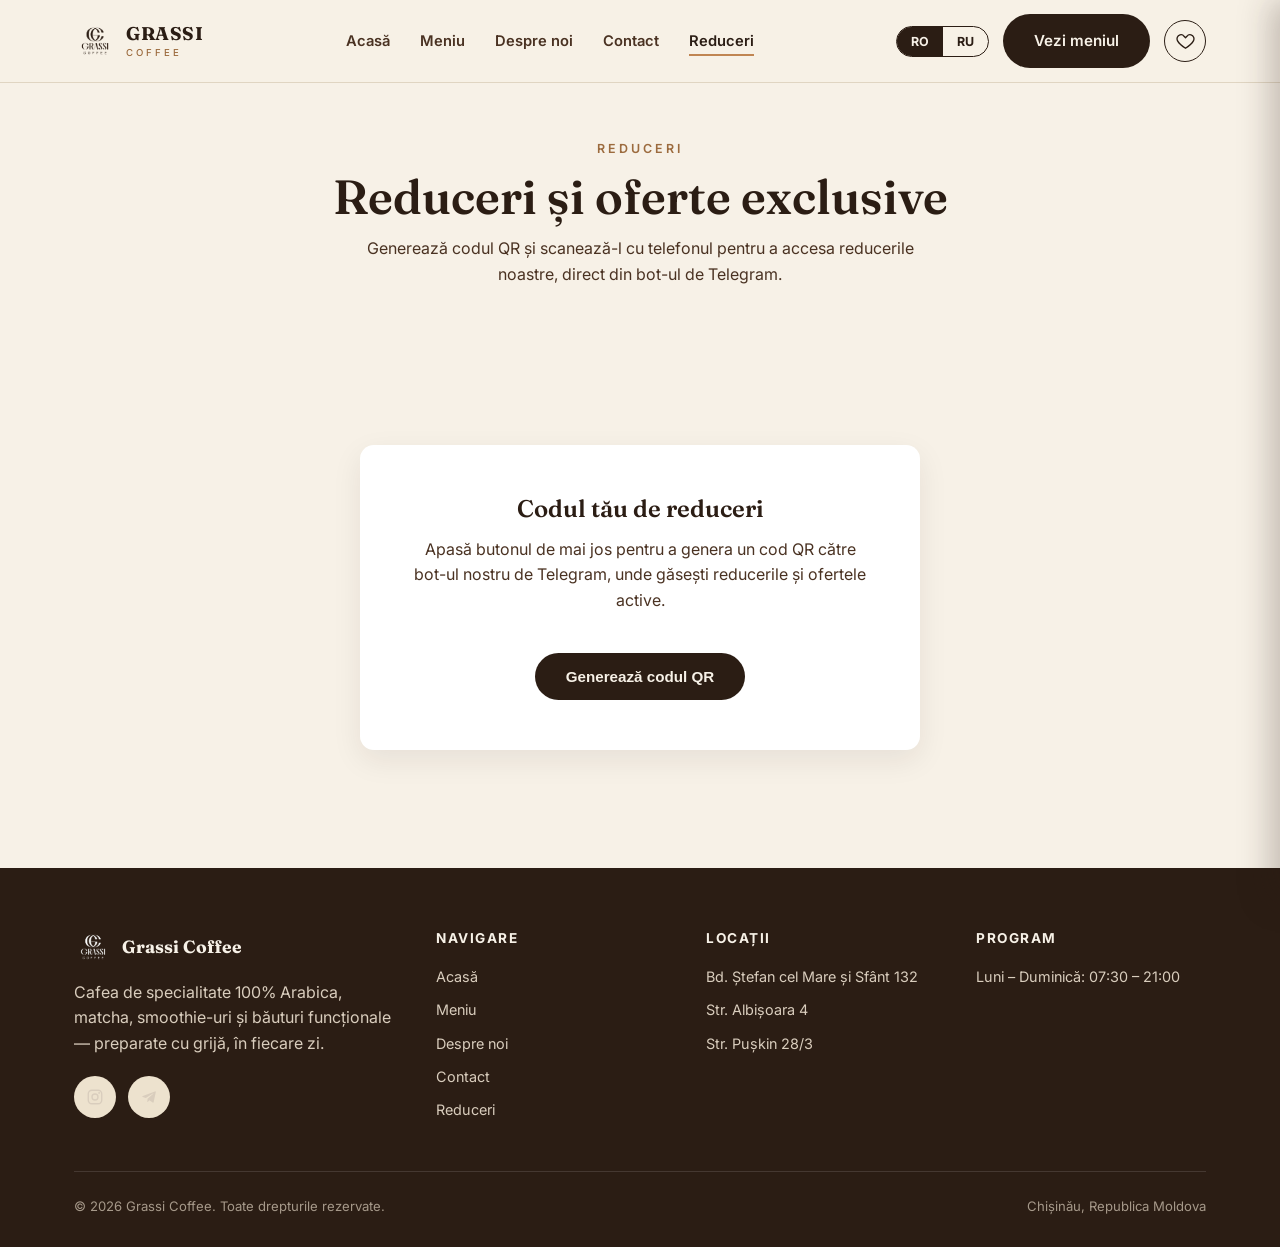
<file: reduceri.html>
<!doctype html>
<html lang="ro">
<head>
<meta charset="UTF-8">
<meta name="viewport" content="width=device-width, initial-scale=1.0">
<title>Reduceri — Grassi Coffee</title>
<meta name="description" content="Reduceri și oferte exclusive Grassi Coffee — generează codul QR și accesează-le direct din bot-ul nostru de Telegram.">
<link rel="icon" href="assets/logo-dark.png" type="image/png">
<link rel="stylesheet" href="css/style.css">
</head>
<body>

<header class="site-header">
  <div class="header-inner">
    <a href="index.html" class="brand">
      <img src="assets/logo-dark.png" alt="Grassi Coffee logo">
      <span>GRASSI<small>COFFEE</small></span>
    </a>
    <nav class="main-nav">
      <ul>
        <li><a href="index.html" data-ro="Acasă" data-ru="Главная">Acasă</a></li>
        <li><a href="meniu.html" data-ro="Meniu" data-ru="Меню">Meniu</a></li>
        <li><a href="despre.html" data-ro="Despre noi" data-ru="О нас">Despre noi</a></li>
        <li><a href="contact.html" data-ro="Contact" data-ru="Контакты">Contact</a></li>
        <li><a href="reduceri.html" class="active" data-ro="Reduceri" data-ru="Скидки">Reduceri</a></li>
      </ul>
    </nav>
    <div class="header-actions">
      <div class="lang-toggle">
        <button data-lang="ro" class="active">RO</button>
        <button data-lang="ru">RU</button>
      </div>
      <a href="meniu.html" class="btn btn-primary" data-ro="Vezi meniul" data-ru="Смотреть меню">Vezi meniul</a>
      <button class="wishlist-toggle" aria-label="Lista mea" type="button"><svg viewBox="0 0 24 24" fill="none" xmlns="http://www.w3.org/2000/svg"><path d="M12 20.5s-7.5-4.6-10-9.2C.4 8 1.8 4.5 5 3.6c2-.6 4 .1 5.2 1.8L12 7.3l1.8-1.9C15 3.7 17 3 19 3.6c3.2.9 4.6 4.4 3 7.7-2.5 4.6-10 9.2-10 9.2z" stroke="currentColor" stroke-width="1.7" stroke-linejoin="round"/></svg><span class="wishlist-count" hidden>0</span></button>
      <button class="nav-toggle" aria-label="Meniu"><span></span><span></span><span></span></button>
    </div>
  </div>
</header>

<section class="page-hero">
  <div class="container">
    <span class="section-tag" data-ro="Reduceri" data-ru="Скидки">Reduceri</span>
    <h1 data-ro="Reduceri și oferte exclusive" data-ru="Скидки и эксклюзивные предложения">Reduceri și oferte exclusive</h1>
    <p data-ro="Generează codul QR și scanează-l cu telefonul pentru a accesa reducerile noastre, direct din bot-ul de Telegram." data-ru="Сгенерируй QR-код и отсканируй его телефоном, чтобы получить доступ к нашим скидкам прямо в Telegram-боте.">Generează codul QR și scanează-l cu telefonul pentru a accesa reducerile noastre, direct din bot-ul de Telegram.</p>
  </div>
</section>

<section class="qr-section">
  <div class="container">
    <div class="qr-card">
      <h2 data-ro="Codul tău de reduceri" data-ru="Твой код на скидку">Codul tău de reduceri</h2>
      <p data-ro="Apasă butonul de mai jos pentru a genera un cod QR către bot-ul nostru de Telegram, unde găsești reducerile și ofertele active." data-ru="Нажми на кнопку ниже, чтобы сгенерировать QR-код в наш Telegram-бот, где ты найдёшь актуальные скидки и предложения.">Apasă butonul de mai jos pentru a genera un cod QR către bot-ul nostru de Telegram, unde găsești reducerile și ofertele active.</p>
      <button id="generate-qr-btn" class="btn btn-primary mt-40" type="button" data-ro="Generează codul QR" data-ru="Сгенерировать QR-код">Generează codul QR</button>
      <div id="qr-result" class="qr-result" hidden>
        <img id="qr-image" alt="Cod QR Grassi Coffee — Telegram">
        <p data-ro="Scanează cu camera telefonului direct din chatbot-ul nostru Telegram." data-ru="Сканируй камерой телефона прямо в нашем Telegram-чат-боте.">Scanează cu camera telefonului direct din chatbot-ul nostru Telegram.</p>
        <a href="https://t.me/GRASSICoffeebot" target="_blank" rel="noopener" class="btn btn-outline" data-ro="Deschide în Telegram" data-ru="Открыть в Telegram">Deschide în Telegram</a>
      </div>
    </div>
  </div>
</section>

<footer class="site-footer">
  <div class="container">
    <div class="footer-grid">
      <div>
        <div class="footer-brand"><img src="assets/logo-white.png" alt="Grassi Coffee"><span>Grassi Coffee</span></div>
        <p data-ro="Cafea de specialitate 100% Arabica, matcha, smoothie-uri și băuturi funcționale — preparate cu grijă, în fiecare zi." data-ru="Спешелти кофе 100% арабика, матча, смузи и функциональные напитки — с заботой каждый день.">Cafea de specialitate 100% Arabica, matcha, smoothie-uri și băuturi funcționale — preparate cu grijă, în fiecare zi.</p>
        <div class="social-row">
          <a href="https://www.instagram.com/grassi.coffee/" target="_blank" rel="noopener" aria-label="Instagram">
            <svg width="18" height="18" viewBox="0 0 24 24" fill="none"><rect x="3" y="3" width="18" height="18" rx="5" stroke="currentColor" stroke-width="1.8"/><circle cx="12" cy="12" r="4" stroke="currentColor" stroke-width="1.8"/><circle cx="17.5" cy="6.5" r="1.2" fill="currentColor"/></svg>
          </a>
          <a href="https://t.me/GRASSICoffeebot" target="_blank" rel="noopener" aria-label="Telegram">
            <svg width="18" height="18" viewBox="0 0 24 24" fill="none"><path d="M9.78 18.65l.28-4.23 7.68-6.92c.34-.31-.07-.46-.52-.19L7.74 13.3 3.64 12c-.88-.25-.89-.86.2-1.3l15.97-6.16c.73-.33 1.43.18 1.15 1.3l-2.72 12.81c-.19.91-.74 1.13-1.5.71L12.6 16.3l-1.99 1.93c-.23.23-.42.42-.83.42z" fill="currentColor"/></svg>
          </a>
        </div>
      </div>
      <div>
        <h5 data-ro="Navigare" data-ru="Навигация">Navigare</h5>
        <ul>
          <li><a href="index.html" data-ro="Acasă" data-ru="Главная">Acasă</a></li>
          <li><a href="meniu.html" data-ro="Meniu" data-ru="Меню">Meniu</a></li>
          <li><a href="despre.html" data-ro="Despre noi" data-ru="О нас">Despre noi</a></li>
          <li><a href="contact.html" data-ro="Contact" data-ru="Контакты">Contact</a></li>
          <li><a href="reduceri.html" data-ro="Reduceri" data-ru="Скидки">Reduceri</a></li>
        </ul>
      </div>
      <div>
        <h5 data-ro="Locații" data-ru="Локации">Locații</h5>
        <ul>
          <li>Bd. Ștefan cel Mare și Sfânt 132</li>
          <li>Str. Albișoara 4</li>
          <li>Str. Pușkin 28/3</li>
        </ul>
      </div>
      <div>
        <h5 data-ro="Program" data-ru="Часы работы">Program</h5>
        <ul>
          <li data-ro="Luni – Duminică: 07:30 – 21:00" data-ru="Пн – Вс: 07:30 – 21:00">Luni – Duminică: 07:30 – 21:00</li>
        </ul>
      </div>
    </div>
    <div class="footer-bottom">
      <span>&copy; <span class="current-year"></span> Grassi Coffee. <span data-ro="Toate drepturile rezervate." data-ru="Все права защищены.">Toate drepturile rezervate.</span></span>
      <span data-ro="Chișinău, Republica Moldova" data-ru="Кишинёв, Республика Молдова">Chișinău, Republica Moldova</span>
    </div>
  </div>
</footer>

<div class="wishlist-overlay"></div>
<aside class="wishlist-drawer">
  <div class="wishlist-head">
    <h3 data-ro="Lista mea" data-ru="Мой список">Lista mea</h3>
    <button class="wishlist-close" aria-label="Close" type="button">×</button>
  </div>
  <p class="wishlist-note" data-ro="Salvată doar în acest browser — nu trimite comanda către cafenea. Arat-o baristului sau sună-ne pentru a plasa comanda." data-ru="Сохраняется только в этом браузере — не отправляет заказ в кофейню. Покажи бариста или позвони нам, чтобы оформить заказ.">Salvată doar în acest browser — nu trimite comanda către cafenea. Arat-o baristului sau sună-ne pentru a plasa comanda.</p>
  <ul class="wishlist-items"></ul>
  <div class="wishlist-empty" data-ro="Lista este goală." data-ru="Список пуст.">Lista este goală.</div>
  <div class="wishlist-footer">
    <div class="wishlist-total-row">
      <span data-ro="Total estimat" data-ru="Примерная сумма">Total estimat</span>
      <strong class="wishlist-total">0 MDL</strong>
    </div>
    <button class="btn btn-outline wishlist-clear" data-ro="Golește lista" data-ru="Очистить список">Golește lista</button>
  </div>
</aside>

<script src="js/main.js"></script>
</body>
</html>
</file>
<file: css/style.css>
@import url('https://fonts.googleapis.com/css2?family=Fraunces:wght@400;500;600;700&family=Inter:wght@400;500;600;700&family=Bebas+Neue&family=Yellowtail&display=swap');

:root{
  --cream: #F7F1E7;
  --cream-dark: #EDE2CE;
  --coffee-900: #2B1D14;
  --coffee-700: #4A3222;
  --coffee-500: #7B5A3E;
  --accent: #C08552;
  --accent-dark: #9C6B3E;
  --white: #FFFFFF;
  --gray: #8A8078;
  --line: #E0D5C2;
  --radius: 14px;
  --shadow: 0 10px 30px rgba(43,29,20,0.08);
  --max: 1180px;
}

*{box-sizing:border-box;margin:0;padding:0;}

html{scroll-behavior:smooth;}

body{
  font-family:'Inter',sans-serif;
  background:var(--cream);
  color:var(--coffee-900);
  line-height:1.6;
  -webkit-font-smoothing:antialiased;
  overflow-x:hidden;
}

h1,h2,h3,h4{
  font-family:'Fraunces',serif;
  font-weight:600;
  color:var(--coffee-900);
  line-height:1.15;
}

a{color:inherit;text-decoration:none;}
img{max-width:100%;display:block;}
ul{list-style:none;}

.container{
  max-width:var(--max);
  margin:0 auto;
  padding:0 24px;
}

/* Buttons */
.btn{
  display:inline-flex;
  align-items:center;
  justify-content:center;
  gap:8px;
  padding:14px 30px;
  border-radius:999px;
  font-weight:600;
  font-size:0.95rem;
  border:1.5px solid transparent;
  cursor:pointer;
  transition:transform .15s ease, background .2s ease, color .2s ease, border-color .2s ease;
}
.btn:hover{transform:translateY(-2px);}
.btn-primary{background:var(--coffee-900);color:var(--cream);}
.btn-primary:hover{background:var(--accent-dark);}
.btn-outline{border-color:var(--coffee-900);color:var(--coffee-900);background:transparent;}
.btn-outline:hover{background:var(--coffee-900);color:var(--cream);}
.btn-light{background:var(--cream);color:var(--coffee-900);}

/* Header */
.site-header{
  position:sticky;
  top:0;
  z-index:100;
  background:rgba(247,241,231,0.92);
  backdrop-filter:blur(8px);
  border-bottom:1px solid var(--line);
}
.header-inner{
  display:flex;
  align-items:center;
  justify-content:space-between;
  padding:14px 24px;
  max-width:var(--max);
  margin:0 auto;
}
.brand{
  display:flex;
  align-items:center;
  gap:10px;
  font-family:'Fraunces',serif;
  font-weight:700;
  font-size:1.15rem;
  letter-spacing:0.5px;
}
.brand img{height:42px;width:42px;}
.brand span{display:flex;flex-direction:column;line-height:1;}
.brand small{font-family:'Inter',sans-serif;font-weight:500;font-size:0.6rem;letter-spacing:3px;color:var(--accent-dark);margin-top:4px;}

.main-nav{
  display:flex;
  align-items:center;
  gap:36px;
}
.main-nav ul{display:flex;gap:30px;}
.main-nav a{
  font-weight:600;
  font-size:0.92rem;
  color:var(--coffee-700);
  position:relative;
  padding:6px 0;
}
.main-nav a::after{
  content:"";
  position:absolute;
  left:0;bottom:0;
  width:0;height:2px;
  background:var(--accent);
  transition:width .2s ease;
}
.main-nav a:hover::after,
.main-nav a.active::after{width:100%;}
.main-nav a.active{color:var(--coffee-900);}

.header-actions{display:flex;align-items:center;gap:14px;}

.lang-toggle{
  display:flex;
  border:1.5px solid var(--coffee-900);
  border-radius:999px;
  overflow:hidden;
}
.lang-toggle button{
  border:none;
  background:transparent;
  padding:7px 14px;
  font-family:'Inter',sans-serif;
  font-weight:700;
  font-size:0.78rem;
  cursor:pointer;
  color:var(--coffee-900);
}
.lang-toggle button.active{background:var(--coffee-900);color:var(--cream);}

.nav-toggle{
  display:none;
  flex-direction:column;
  gap:5px;
  background:none;
  border:none;
  cursor:pointer;
  padding:6px;
}
.nav-toggle span{width:24px;height:2px;background:var(--coffee-900);}

/* Wishlist toggle button */
.wishlist-toggle{
  position:relative;
  display:flex;
  align-items:center;
  justify-content:center;
  width:42px;height:42px;
  border-radius:50%;
  border:1.5px solid var(--coffee-900);
  background:transparent;
  cursor:pointer;
  color:var(--coffee-900);
  transition:background .2s ease, color .2s ease;
}
.wishlist-toggle:hover{background:var(--coffee-900);color:var(--cream);}
.wishlist-toggle svg{width:19px;height:19px;}
.wishlist-count{
  position:absolute;
  top:-6px;right:-6px;
  min-width:18px;height:18px;
  padding:0 4px;
  border-radius:999px;
  background:var(--accent);
  color:#fff;
  font-size:0.68rem;
  font-weight:700;
  display:flex;align-items:center;justify-content:center;
  line-height:1;
}
.wishlist-count[hidden]{display:none;}
body.home .wishlist-toggle{border-color:rgba(255,255,255,0.7);color:#fff;}
body.home .wishlist-toggle:hover{background:#fff;color:var(--coffee-900);}

/* Wishlist drawer */
.wishlist-overlay{
  position:fixed; inset:0;
  background:rgba(43,29,20,0.45);
  z-index:200;
  opacity:0;
  pointer-events:none;
  transition:opacity .25s ease;
}
.wishlist-overlay.open{opacity:1;pointer-events:auto;}
.wishlist-drawer{
  position:fixed;
  top:0;right:0;
  bottom:0;
  width:380px;
  max-width:88vw;
  background:var(--cream);
  z-index:201;
  box-shadow:-10px 0 30px rgba(43,29,20,0.25);
  transform:translateX(100%);
  transition:transform .3s ease;
  display:flex;
  flex-direction:column;
}
.wishlist-drawer.open{transform:translateX(0);}
.wishlist-head{
  display:flex;
  align-items:center;
  justify-content:space-between;
  padding:22px 24px;
  border-bottom:1px solid var(--line);
}
.wishlist-head h3{font-size:1.2rem;}
.wishlist-close{
  background:none;border:none;
  font-size:1.6rem;line-height:1;
  cursor:pointer;color:var(--coffee-700);
  padding:4px 8px;
}
.wishlist-note{
  padding:14px 24px 0;
  font-size:0.78rem;
  color:var(--gray);
}
.wishlist-items{
  flex:1;
  overflow-y:auto;
  padding:10px 24px;
}
.wishlist-empty{
  padding:40px 24px;
  text-align:center;
  color:var(--gray);
  font-size:0.9rem;
}
.wishlist-empty[hidden]{display:none;}
.wishlist-item{
  display:flex;
  align-items:center;
  gap:12px;
  padding:14px 0;
  border-bottom:1px solid var(--line);
}
.wishlist-item-name{font-weight:600;font-size:0.92rem;}
.wishlist-item-price{font-size:0.82rem;color:var(--accent-dark);font-weight:600;}
.wishlist-item-qty{
  display:flex;
  align-items:center;
  gap:8px;
  margin-left:auto;
}
.wishlist-qty-btn{
  width:24px;height:24px;
  border-radius:50%;
  border:1px solid var(--line);
  background:var(--white);
  cursor:pointer;
  font-size:0.9rem;
  line-height:1;
  display:flex;align-items:center;justify-content:center;
}
.wishlist-remove{
  background:none;border:none;
  color:var(--gray);
  cursor:pointer;
  font-size:1.1rem;
  padding:2px 6px;
}
.wishlist-remove:hover{color:var(--accent-dark);}
.wishlist-footer{
  padding:18px 24px 24px;
  border-top:1px solid var(--line);
}
.wishlist-total-row{
  display:flex;
  justify-content:space-between;
  align-items:baseline;
  margin-bottom:14px;
  font-weight:600;
}
.wishlist-total-row strong{font-family:'Fraunces',serif;font-size:1.2rem;color:var(--coffee-900);}
.wishlist-clear{width:100%;}

/* Hero carousel (home) */
.hero-carousel{
  position:relative;
  height:640px;
  max-height:78vh;
  overflow:hidden;
  background:var(--coffee-900);
}
.hero-carousel::after{
  content:"";
  position:absolute; inset:0;
  background:linear-gradient(180deg, rgba(0,0,0,0.05) 40%, rgba(0,0,0,0.4) 100%);
  pointer-events:none;
  z-index:2;
}
.hero-slide{
  position:absolute; inset:0;
  opacity:0;
  transition:opacity .7s ease;
}
.hero-slide.active{opacity:1;}
.hero-slide img{width:100%;height:100%;object-fit:cover;object-position:center;}
.hero-arrow{
  position:absolute;
  top:50%;
  translate:0 -50%;
  z-index:3;
  width:48px;height:48px;
  border-radius:50%;
  border:1.5px solid rgba(255,255,255,0.7);
  background:rgba(43,29,20,0.35);
  backdrop-filter:blur(4px);
  color:#fff;
  font-size:1.6rem;
  line-height:1;
  cursor:pointer;
  display:flex;align-items:center;justify-content:center;
  transition:background .2s ease;
}
.hero-arrow:hover{background:rgba(43,29,20,0.6);}
.hero-arrow.prev{left:24px;}
.hero-arrow.next{right:24px;}
.hero-dots{
  position:absolute;
  bottom:22px;
  left:50%;
  translate:-50% 0;
  z-index:3;
  display:flex;
  gap:10px;
}
.hero-dot{
  width:9px;height:9px;
  border-radius:50%;
  border:1.5px solid #fff;
  background:transparent;
  cursor:pointer;
  padding:0;
}
.hero-dot.active{background:#fff;}

.hero-info{padding:0 0 80px;}
.hero-info-card{
  background:var(--white);
  border-radius:28px;
  box-shadow:var(--shadow);
  padding:38px 44px;
  margin-top:-90px;
  position:relative;
  z-index:5;
  display:flex;
  align-items:center;
  justify-content:space-between;
  gap:36px;
  flex-wrap:wrap;
}
.hero-eyebrow{
  display:inline-block;
  font-weight:600;
  font-size:0.8rem;
  letter-spacing:3px;
  text-transform:uppercase;
  color:var(--accent-dark);
  margin-bottom:10px;
}
.hero-info-card .lead{
  font-size:1rem;
  color:var(--coffee-700);
  max-width:400px;
}
.hero-actions{display:flex;gap:14px;flex-wrap:wrap;}
.hero-stats{display:flex;gap:30px;}
.hero-stats div strong{
  display:block;
  font-family:'Fraunces',serif;
  font-size:1.5rem;
}
.hero-stats div span{font-size:0.78rem;color:var(--gray);}

/* Transparent header on home hero */
body.home .site-header{
  position:absolute;
  top:0;left:0;right:0;
  background:transparent;
  border-bottom:1px solid rgba(255,255,255,0.22);
  backdrop-filter:none;
}
body.home .site-header .brand,
body.home .site-header .main-nav a,
body.home .site-header .lang-toggle button{color:#fff;}
body.home .site-header .brand small{color:#F0DAB8;}
body.home .site-header .main-nav a::after{background:#fff;}
body.home .site-header .lang-toggle{border-color:rgba(255,255,255,0.7);}
body.home .site-header .lang-toggle button.active{background:#fff;color:var(--coffee-900);}
body.home .site-header .btn-primary{background:#fff;color:var(--coffee-900);}
body.home .site-header .btn-primary:hover{background:var(--accent);color:#fff;}
body.home .nav-toggle span{background:#fff;}
@media (max-width:720px){
  body.home .main-nav{background:var(--cream);}
  body.home .main-nav a,
  body.home .main-nav .lang-toggle button{color:var(--coffee-900) !important;}
}

/* Section titles */
.section-tag{
  font-weight:600;
  font-size:0.78rem;
  letter-spacing:3px;
  text-transform:uppercase;
  color:var(--accent-dark);
  margin-bottom:10px;
  display:block;
}
.section-head{
  display:flex;
  align-items:flex-end;
  justify-content:space-between;
  gap:20px;
  margin-bottom:40px;
  flex-wrap:wrap;
}
.section-head h2{font-size:clamp(1.8rem,3.4vw,2.5rem);}
.section-head p{color:var(--coffee-700);max-width:420px;}

section{padding:80px 0;}
.section-alt{background:var(--cream-dark);}

/* Menu teaser grid (home) */
.menu-teaser-grid{
  display:grid;
  grid-template-columns:repeat(4,1fr);
  gap:20px;
}
.menu-card{
  background:var(--white);
  border-radius:var(--radius);
  padding:18px;
  box-shadow:var(--shadow);
  transition:transform .2s ease;
  display:flex;
  flex-direction:column;
}
.menu-card:hover{transform:translateY(-5px);}
.menu-card .cup{
  width:100%;
  aspect-ratio:1/0.85;
  border-radius:10px;
  margin-bottom:16px;
  background:var(--cream-dark);
  display:flex;align-items:center;justify-content:center;
  overflow:hidden;
}
.menu-card .cup:has(img){background:none;border-radius:0;overflow:visible;}
.menu-card .cup svg{width:44%;}
.menu-card .cup img{
  width:100%;height:100%;object-fit:contain;padding:8px;
  filter:drop-shadow(0 14px 16px rgba(43,29,20,0.28));
}
.menu-card h4{font-size:1.05rem;margin-bottom:4px;}
.menu-card p{font-size:0.85rem;color:var(--gray);margin-bottom:10px;}
.menu-card .price{font-weight:700;color:var(--accent-dark);font-family:'Fraunces',serif;font-size:1.1rem;}

/* Price + add-to-cart row, shared by menu-card and item-card */
.card-actions{
  display:flex;
  align-items:center;
  justify-content:space-between;
  gap:10px;
  margin-top:auto;
  padding-top:6px;
}
.btn-cart{
  border:none;
  background:var(--coffee-900);
  color:var(--cream);
  padding:9px 18px;
  border-radius:999px;
  font-family:'Inter',sans-serif;
  font-size:0.76rem;
  font-weight:700;
  cursor:pointer;
  transition:background .2s ease, transform .15s ease;
  white-space:nowrap;
}
.btn-cart:hover{background:var(--accent-dark);}
.btn-cart:active{transform:scale(0.94);}
.btn-cart.added{background:var(--accent);}

/* Category pills */
.pill-row{
  display:flex;
  flex-wrap:wrap;
  gap:12px;
  margin-bottom:44px;
}
.pill{
  padding:10px 22px;
  border-radius:999px;
  background:var(--white);
  border:1.5px solid var(--line);
  font-weight:600;
  font-size:0.88rem;
  cursor:pointer;
  transition:all .2s ease;
}
.pill:hover,.pill.active{background:var(--coffee-900);color:var(--cream);border-color:var(--coffee-900);}

/* Price table */
.price-table-wrap{
  background:var(--white);
  border-radius:var(--radius);
  box-shadow:var(--shadow);
  padding:8px 0;
  overflow-x:auto;
}
table.price-table{
  width:100%;
  border-collapse:collapse;
  min-width:520px;
}
table.price-table th{
  text-align:left;
  font-family:'Inter',sans-serif;
  font-size:0.75rem;
  letter-spacing:1.5px;
  text-transform:uppercase;
  color:var(--gray);
  padding:16px 26px 12px;
}
table.price-table th:not(:first-child),
table.price-table td:not(:first-child){text-align:center;}
table.price-table td{
  padding:14px 26px;
  border-top:1px solid var(--line);
  font-weight:500;
}
table.price-table td:first-child{font-weight:600;}
table.price-table tr:hover td{background:var(--cream);}

/* Menu item grid (specialty) */
.menu-grid{
  display:grid;
  grid-template-columns:repeat(4,1fr);
  gap:18px;
}
.item-card{
  background:var(--white);
  border-radius:var(--radius);
  padding:20px;
  box-shadow:var(--shadow);
  display:flex;
  flex-direction:column;
  gap:10px;
}
.item-card .cup{
  width:100%;
  aspect-ratio:1/0.8;
  border-radius:10px;
  background:var(--cream-dark);
  display:flex;align-items:center;justify-content:center;
  overflow:hidden;
}
.item-card .cup:has(img){background:none;border-radius:0;overflow:visible;}
.item-card .cup svg{width:40%;}
.item-card .cup img{
  width:100%;height:100%;object-fit:contain;padding:6px;
  filter:drop-shadow(0 12px 14px rgba(43,29,20,0.28));
}
.item-card h4{font-size:0.98rem;}
.item-card p{font-size:0.8rem;color:var(--gray);margin:0;}
.item-card .price{font-weight:700;color:var(--accent-dark);font-family:'Fraunces',serif;}

.addons-grid{
  display:grid;
  grid-template-columns:repeat(2,1fr);
  gap:40px;
  margin-top:20px;
}
.addon-list li{
  display:flex;
  justify-content:space-between;
  padding:12px 0;
  border-bottom:1px solid var(--line);
  font-weight:500;
}
.addon-list li span.price{color:var(--accent-dark);font-weight:700;}

.menu-note{
  background:var(--white);
  border-left:4px solid var(--accent);
  border-radius:8px;
  padding:16px 20px;
  font-size:0.92rem;
  color:var(--coffee-700);
  margin-top:40px;
}

/* About */
.about-grid{
  display:grid;
  grid-template-columns:0.9fr 1.1fr;
  gap:60px;
  align-items:center;
}
.about-visual{
  aspect-ratio:1/1;
  border-radius:32px;
  box-shadow:var(--shadow);
  overflow:hidden;
  background:#B9ACA3;
}
.about-visual img{width:100%;height:100%;object-fit:contain;}
.about-copy p{margin-bottom:18px;color:var(--coffee-700);}
.values{
  display:grid;
  grid-template-columns:repeat(var(--values-cols,3),1fr);
  gap:20px;
  margin-top:34px;
}
.value-card{
  background:var(--white);
  border-radius:var(--radius);
  padding:22px;
  box-shadow:var(--shadow);
}
.value-card .icon{
  width:40px;height:40px;
  border-radius:10px;
  background:var(--cream-dark);
  display:flex;align-items:center;justify-content:center;
  margin-bottom:14px;
}
.value-card h4{font-size:1rem;margin-bottom:6px;}
.value-card p{font-size:0.85rem;color:var(--gray);}

/* Locations */
.locations-grid{
  display:grid;
  grid-template-columns:repeat(3,1fr);
  gap:26px;
}
.location-card{
  background:var(--white);
  border-radius:var(--radius);
  box-shadow:var(--shadow);
  overflow:hidden;
}
.location-card .map{height:220px;width:100%;border:0;filter:grayscale(0.3) sepia(0.15);}
.location-card .info{padding:24px;}
.location-card h3{font-size:1.15rem;margin-bottom:10px;}
.location-card .meta{display:flex;gap:10px;align-items:flex-start;font-size:0.9rem;color:var(--coffee-700);margin-bottom:8px;}

/* Reviews */
.review-strip{
  display:flex;
  align-items:center;
  gap:30px;
  background:var(--white);
  border-radius:var(--radius);
  box-shadow:var(--shadow);
  padding:30px 36px;
  flex-wrap:wrap;
}
.review-score{text-align:center;}
.review-score strong{font-family:'Fraunces',serif;font-size:2.6rem;display:block;}
.stars{color:var(--accent);letter-spacing:2px;font-size:1.1rem;}
.review-strip p{color:var(--coffee-700);max-width:520px;}

/* Promo band (featured drink) */
.promo-band{
  background:linear-gradient(135deg,#F3D7DC,#EAC9D6);
  border-radius:36px;
  overflow:hidden;
  position:relative;
}
.promo-inner{
  max-width:var(--max);
  margin:0 auto;
  display:grid;
  grid-template-columns:1fr 1fr;
  align-items:center;
  gap:40px;
  padding:70px 50px;
}
.promo-tag{
  font-weight:700;
  font-size:0.8rem;
  letter-spacing:3px;
  text-transform:uppercase;
  color:var(--coffee-700);
}
.promo-copy h2{
  font-family:'Yellowtail',cursive;
  font-weight:400;
  font-size:clamp(2.4rem,4.6vw,3.6rem);
  margin:6px 0 16px;
  color:var(--coffee-900);
}
.promo-copy p{color:var(--coffee-700);max-width:420px;margin-bottom:26px;}
.promo-features{display:flex;gap:30px;margin-bottom:30px;flex-wrap:wrap;}
.promo-features strong{display:block;font-family:'Fraunces',serif;font-size:1.25rem;color:var(--coffee-900);}
.promo-features span{font-size:0.78rem;color:var(--coffee-700);}
.promo-price{font-family:'Fraunces',serif;font-size:2.2rem;font-weight:700;color:var(--coffee-900);margin-bottom:22px;}
.promo-visual{position:relative;display:flex;align-items:center;justify-content:center;min-height:300px;}
.promo-blob{position:absolute;border-radius:50%;}
.promo-blob.a{width:220px;height:220px;background:#6FB8C9;opacity:.5;top:6%;left:8%;}
.promo-blob.b{width:150px;height:150px;background:#3E6E7E;opacity:.4;bottom:6%;right:12%;}
.promo-visual img{position:relative;width:280px;max-width:80%;filter:drop-shadow(0 20px 30px rgba(0,0,0,0.28));}

/* CTA band */
.cta-band{
  background:var(--coffee-900);
  color:var(--cream);
  border-radius:32px;
  padding:60px;
  display:flex;
  align-items:center;
  justify-content:space-between;
  gap:30px;
  flex-wrap:wrap;
}
.cta-band h2{color:var(--cream);font-size:clamp(1.7rem,3vw,2.3rem);}
.cta-band p{color:#D9CDBD;margin-top:8px;}

/* Contact form */
.contact-grid{
  display:grid;
  grid-template-columns:1fr 1fr;
  gap:50px;
}
.form-group{margin-bottom:18px;}
.form-group label{display:block;font-weight:600;font-size:0.85rem;margin-bottom:8px;}
.form-group input,.form-group textarea{
  width:100%;
  padding:13px 16px;
  border-radius:10px;
  border:1.5px solid var(--line);
  font-family:'Inter',sans-serif;
  font-size:0.95rem;
  background:var(--white);
}
.form-group input:focus,.form-group textarea:focus{outline:2px solid var(--accent);border-color:var(--accent);}
.contact-info-card{
  background:var(--white);
  border-radius:var(--radius);
  box-shadow:var(--shadow);
  padding:30px;
}
.contact-info-card li{
  display:flex;
  gap:14px;
  padding:14px 0;
  border-bottom:1px solid var(--line);
}
.contact-info-card li:last-child{border-bottom:none;}
.contact-info-card .label{font-size:0.78rem;text-transform:uppercase;letter-spacing:1.5px;color:var(--gray);}
.social-row{display:flex;gap:12px;margin-top:20px;}
.social-row a{
  width:42px;height:42px;
  border-radius:50%;
  background:var(--cream-dark);
  display:flex;align-items:center;justify-content:center;
  transition:background .2s ease;
}
.social-row a:hover{background:var(--accent);color:var(--white);}

/* Reduceri / QR card */
.qr-section{
  min-height:60vh;
  display:flex;
  align-items:center;
}
.qr-card{
  background:var(--white);
  border-radius:var(--radius);
  box-shadow:var(--shadow);
  padding:50px;
  max-width:560px;
  margin:0 auto;
  text-align:center;
}
.qr-card h2{margin-bottom:14px;}
.qr-card p{color:var(--coffee-700);}
.qr-result{
  margin-top:32px;
  padding-top:32px;
  border-top:1px solid var(--line);
  opacity:0;
  transform:translateY(10px);
  transition:opacity .35s ease, transform .35s ease;
}
.qr-result.show{opacity:1;transform:translateY(0);}
.qr-result img{
  display:block;
  width:220px;height:220px;
  border-radius:16px;
  box-shadow:var(--shadow);
  margin:0 auto 18px;
  filter:blur(10px);
}
.qr-result p{margin-bottom:18px;}

/* Footer */
.site-footer{
  background:var(--coffee-900);
  color:#D9CDBD;
  padding:60px 0 30px;
}
.footer-grid{
  display:grid;
  grid-template-columns:1.4fr 1fr 1fr 1fr;
  gap:40px;
  margin-bottom:40px;
}
.footer-brand{display:flex;align-items:center;gap:10px;margin-bottom:14px;}
.footer-brand img{height:38px;width:38px;}
.footer-brand span{font-family:'Fraunces',serif;font-weight:700;color:var(--cream);font-size:1.1rem;}
.site-footer h5{color:var(--cream);font-size:0.85rem;letter-spacing:1.5px;text-transform:uppercase;margin-bottom:16px;}
.site-footer ul li{margin-bottom:10px;font-size:0.9rem;}
.site-footer a:hover{color:var(--accent);}
.footer-bottom{
  border-top:1px solid rgba(255,255,255,0.12);
  padding-top:24px;
  display:flex;
  justify-content:space-between;
  font-size:0.82rem;
  color:#A6998A;
  flex-wrap:wrap;
  gap:10px;
}

/* Page hero (inner pages) */
.page-hero{
  padding:56px 0 40px;
  text-align:center;
}
.page-hero h1{font-size:clamp(2.2rem,4.5vw,3rem);margin-bottom:12px;}
.page-hero p{color:var(--coffee-700);max-width:560px;margin:0 auto;}
.breadcrumb{font-size:0.85rem;color:var(--gray);margin-bottom:16px;}
.breadcrumb a{color:var(--accent-dark);font-weight:600;}

/* Utility */
.center{text-align:center;}
.mt-40{margin-top:40px;}

/* Responsive */
@media (max-width:960px){
  .about-grid{grid-template-columns:1fr;}
  .about-visual{max-width:340px;margin:0 auto;}
  .menu-teaser-grid{grid-template-columns:repeat(2,1fr);}
  .menu-grid{grid-template-columns:repeat(2,1fr);}
  .values{grid-template-columns:1fr;}
  .locations-grid{grid-template-columns:repeat(2,1fr);}
  .contact-grid{grid-template-columns:1fr;}
  .footer-grid{grid-template-columns:1fr 1fr;}
  .addons-grid{grid-template-columns:1fr;}
  .promo-inner{grid-template-columns:1fr;padding:50px 30px;}
  .promo-visual{order:-1;min-height:220px;}
}
@media (max-width:720px){
  .header-inner{padding:12px 16px;}
  .container{padding:0 18px;}
  .locations-grid{grid-template-columns:1fr;}
  .brand img{height:36px;width:36px;}
  .brand span{font-size:1rem;}
  .main-nav{
    position:fixed;
    top:64px;left:0;right:0;
    background:var(--cream);
    flex-direction:column;
    align-items:flex-start;
    padding:24px;
    border-bottom:1px solid var(--line);
    transform:translateY(-140%);
    opacity:0;
    transition:transform .25s ease, opacity .25s ease;
    z-index:99;
    max-height:calc(100vh - 64px);
    overflow-y:auto;
  }
  .main-nav.open{transform:translateY(0);opacity:1;}
  .main-nav ul{flex-direction:column;gap:16px;width:100%;}
  .header-actions{gap:8px;}
  .header-actions .btn-primary{display:none;}
  .lang-toggle button{padding:6px 10px;font-size:0.72rem;}
  .wishlist-toggle{width:38px;height:38px;}
  .nav-toggle{display:flex;}
  section{padding:56px 0;}
  .page-hero{padding:36px 0 26px;}
  .menu-teaser-grid,.menu-grid{grid-template-columns:1fr 1fr;}
  .cta-band{flex-direction:column;text-align:center;padding:40px 26px;}
  .review-strip{flex-direction:column;text-align:center;}
  .hero-carousel{height:400px;}
  .hero-arrow{width:38px;height:38px;font-size:1.3rem;}
  .hero-arrow.prev{left:12px;}
  .hero-arrow.next{right:12px;}
  .hero-info-card{flex-direction:column;align-items:flex-start;text-align:left;padding:30px 26px;margin-top:-60px;}
  .hero-stats{flex-wrap:wrap;gap:22px;}
  .qr-card{padding:34px 24px;}
  .qr-result img{width:190px;height:190px;}
  .promo-features{gap:20px;}
  .promo-inner{padding:44px 24px;}
  .cta-band,.promo-band{border-radius:22px;}
}
@media (max-width:520px){
  .menu-teaser-grid,.menu-grid{grid-template-columns:1fr;}
  .footer-grid{grid-template-columns:1fr;}
}
@media (max-width:380px){
  .header-inner{padding:10px 14px;}
  .container{padding:0 14px;}
  .header-actions{gap:6px;}
  .brand{gap:7px;}
  .brand img{height:32px;width:32px;}
  .brand span{font-size:0.9rem;}
  .brand small{letter-spacing:2px;}
  .lang-toggle button{padding:5px 8px;}
  .qr-card{padding:26px 18px;}
  .qr-result img{width:160px;height:160px;}
  .promo-copy h2{margin:4px 0 12px;}
  .btn{padding:12px 22px;font-size:0.88rem;}
}

/* ============ Animations ============ */

/* Scroll reveal — JS toggles .in-view when an element enters the viewport */
.menu-card,
.item-card,
.value-card,
.location-card,
.price-table-wrap,
.review-strip,
.promo-band,
.cta-band,
.contact-info-card,
#contact-form,
.section-head,
.qr-card{
  opacity:0;
  transform:translateY(28px);
  transition:opacity .7s cubic-bezier(.2,.7,.2,1), transform .7s cubic-bezier(.2,.7,.2,1);
}
.menu-card.in-view,
.item-card.in-view,
.value-card.in-view,
.location-card.in-view,
.price-table-wrap.in-view,
.review-strip.in-view,
.promo-band.in-view,
.cta-band.in-view,
.contact-info-card.in-view,
#contact-form.in-view,
.section-head.in-view,
.qr-card.in-view{
  opacity:1;
  transform:translateY(0);
}
@media (prefers-reduced-motion: reduce){
  .menu-card,.item-card,.value-card,.location-card,.price-table-wrap,
  .review-strip,.promo-band,.cta-band,.contact-info-card,#contact-form,.section-head,.qr-card{
    opacity:1 !important;transform:none !important;transition:none !important;
  }
}

/* stagger grid children */
.menu-teaser-grid > *, .menu-grid > *, .values > * {
  transition-delay:calc(var(--reveal-i, 0) * 70ms);
}

/* Hero carousel — slow Ken Burns zoom while a slide is active */
.hero-slide img{transform:scale(1);transition:none;}
.hero-slide.active img{
  animation:kenburns 9s ease-out forwards;
}
@keyframes kenburns{
  from{transform:scale(1.1);}
  to{transform:scale(1);}
}

/* Drink photo hover zoom */
.menu-card .cup img,
.item-card .cup img{transition:transform .45s cubic-bezier(.2,.7,.2,1), filter .3s ease;}
.menu-card:hover .cup img,
.item-card:hover .cup img{transform:scale(1.07) translateY(-4px);}

/* Card lift already exists on .menu-card; extend to item-card + value/location cards */
.item-card,.value-card,.location-card{transition:opacity .7s cubic-bezier(.2,.7,.2,1), transform .35s ease, box-shadow .35s ease;}
.item-card:hover,.value-card:hover,.location-card:hover{transform:translateY(-6px);box-shadow:0 18px 34px rgba(43,29,20,0.14);}
.item-card.in-view:hover,.value-card.in-view:hover,.location-card.in-view:hover{transform:translateY(-6px);}

/* Nav underline + buttons already animated; add a gentle press effect */
.btn:active{transform:translateY(0) scale(.97);}

/* Wishlist badge pulse when the count changes */
@keyframes pulse{
  0%{transform:scale(1);}
  30%{transform:scale(1.35);}
  60%{transform:scale(.92);}
  100%{transform:scale(1);}
}
.wishlist-count.pulse{animation:pulse .45s ease;}
.wishlist-toggle.bump{animation:bump .4s ease;}
@keyframes bump{
  0%,100%{transform:rotate(0deg);}
  25%{transform:rotate(-8deg);}
  60%{transform:rotate(8deg);}
}

/* Animated counters (hero stats, review score) get a subtle rise-in */
.hero-stats div strong,.review-score strong{
  display:inline-block;
}

/* Back to top button (created by JS) */
.back-to-top{
  position:fixed;
  right:24px;
  bottom:24px;
  z-index:150;
  width:46px;height:46px;
  border-radius:50%;
  background:var(--coffee-900);
  color:var(--cream);
  border:none;
  cursor:pointer;
  display:flex;align-items:center;justify-content:center;
  font-size:1.2rem;
  box-shadow:0 10px 24px rgba(43,29,20,0.3);
  opacity:0;
  transform:translateY(16px) scale(.85);
  pointer-events:none;
  transition:opacity .3s ease, transform .3s ease, background .2s ease;
}
.back-to-top.show{opacity:1;transform:translateY(0) scale(1);pointer-events:auto;}
.back-to-top:hover{background:var(--accent-dark);}

/* Logo + brand micro hover */
.brand img{transition:transform .35s cubic-bezier(.2,.7,.2,1);}
.brand:hover img{transform:rotate(-6deg) scale(1.06);}

/* Pill buttons: smoother press */
.pill{transition:all .25s cubic-bezier(.2,.7,.2,1);}

/* Page fade-in on load */
body{animation:pageIn .5s ease both;}
@keyframes pageIn{
  from{opacity:0;}
  to{opacity:1;}
}
@media (prefers-reduced-motion: reduce){
  body{animation:none;}
  .hero-slide.active img{animation:none;}
}
</file>
